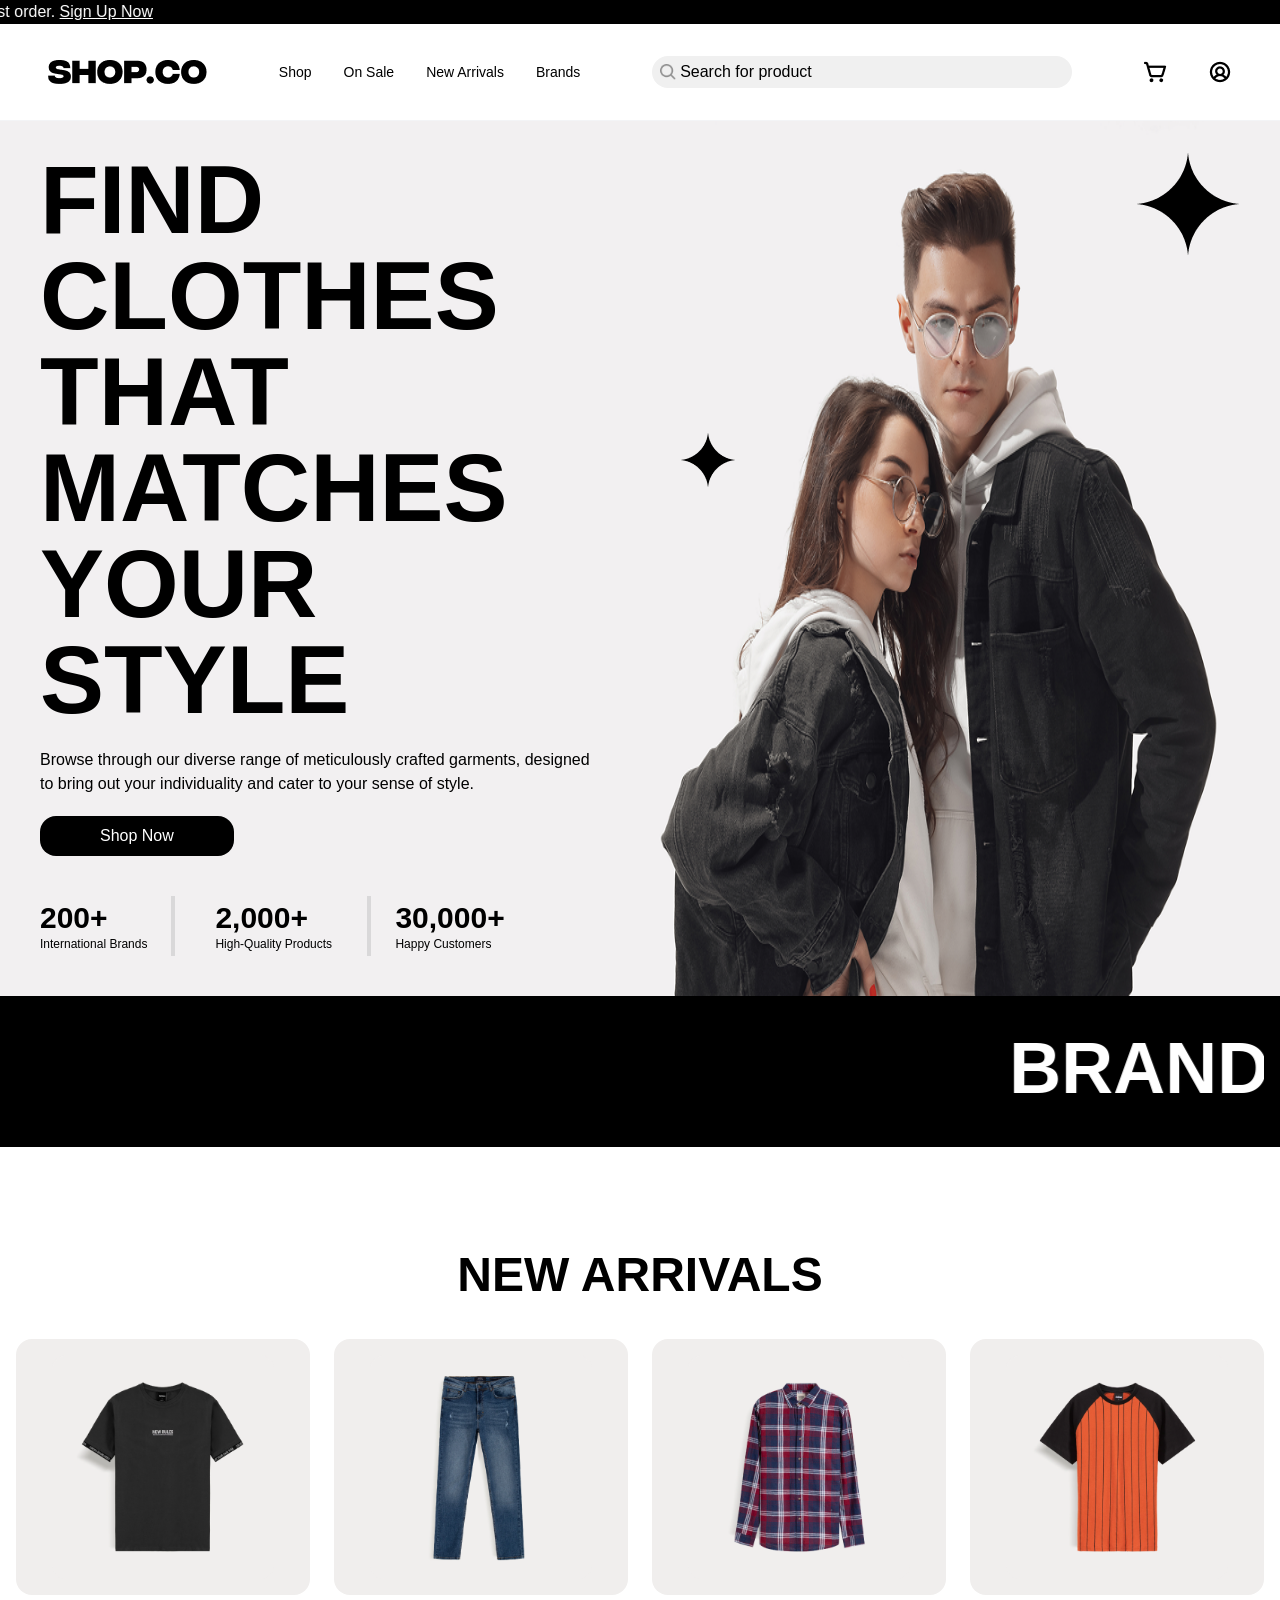
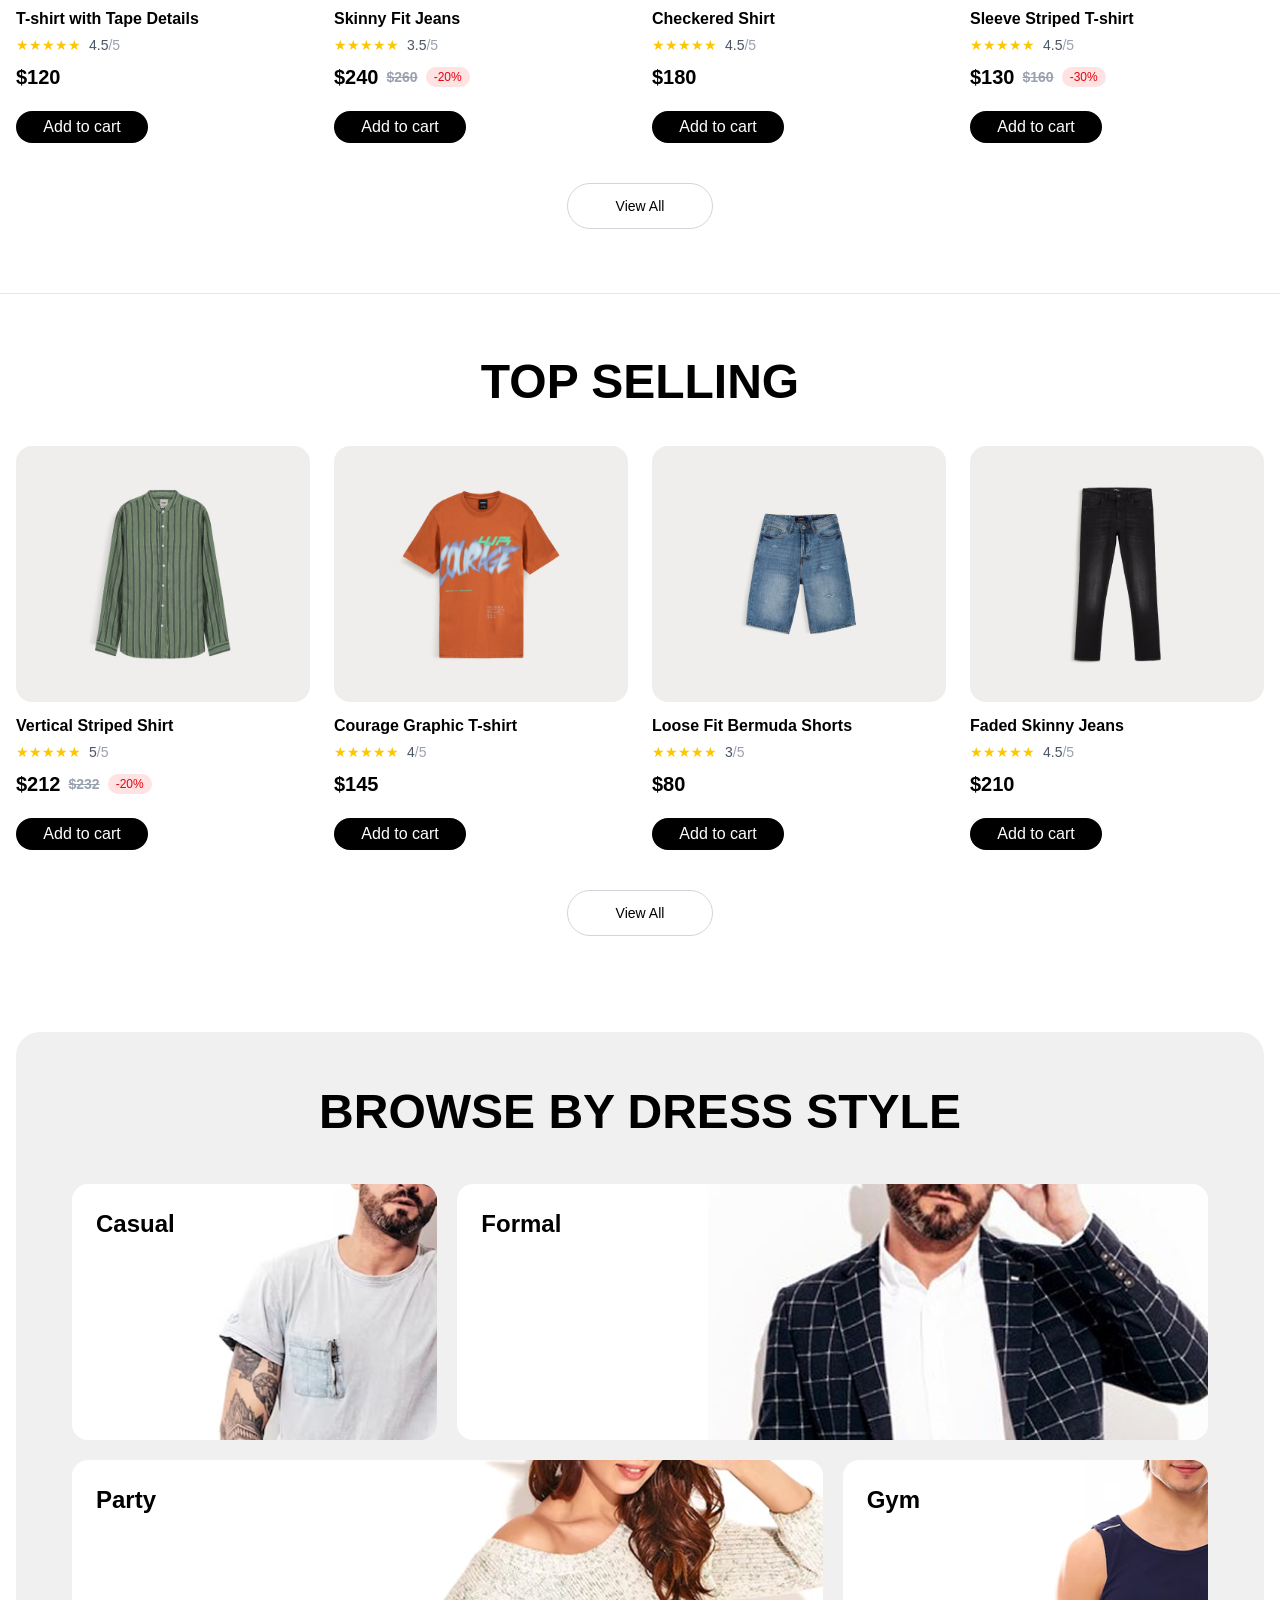
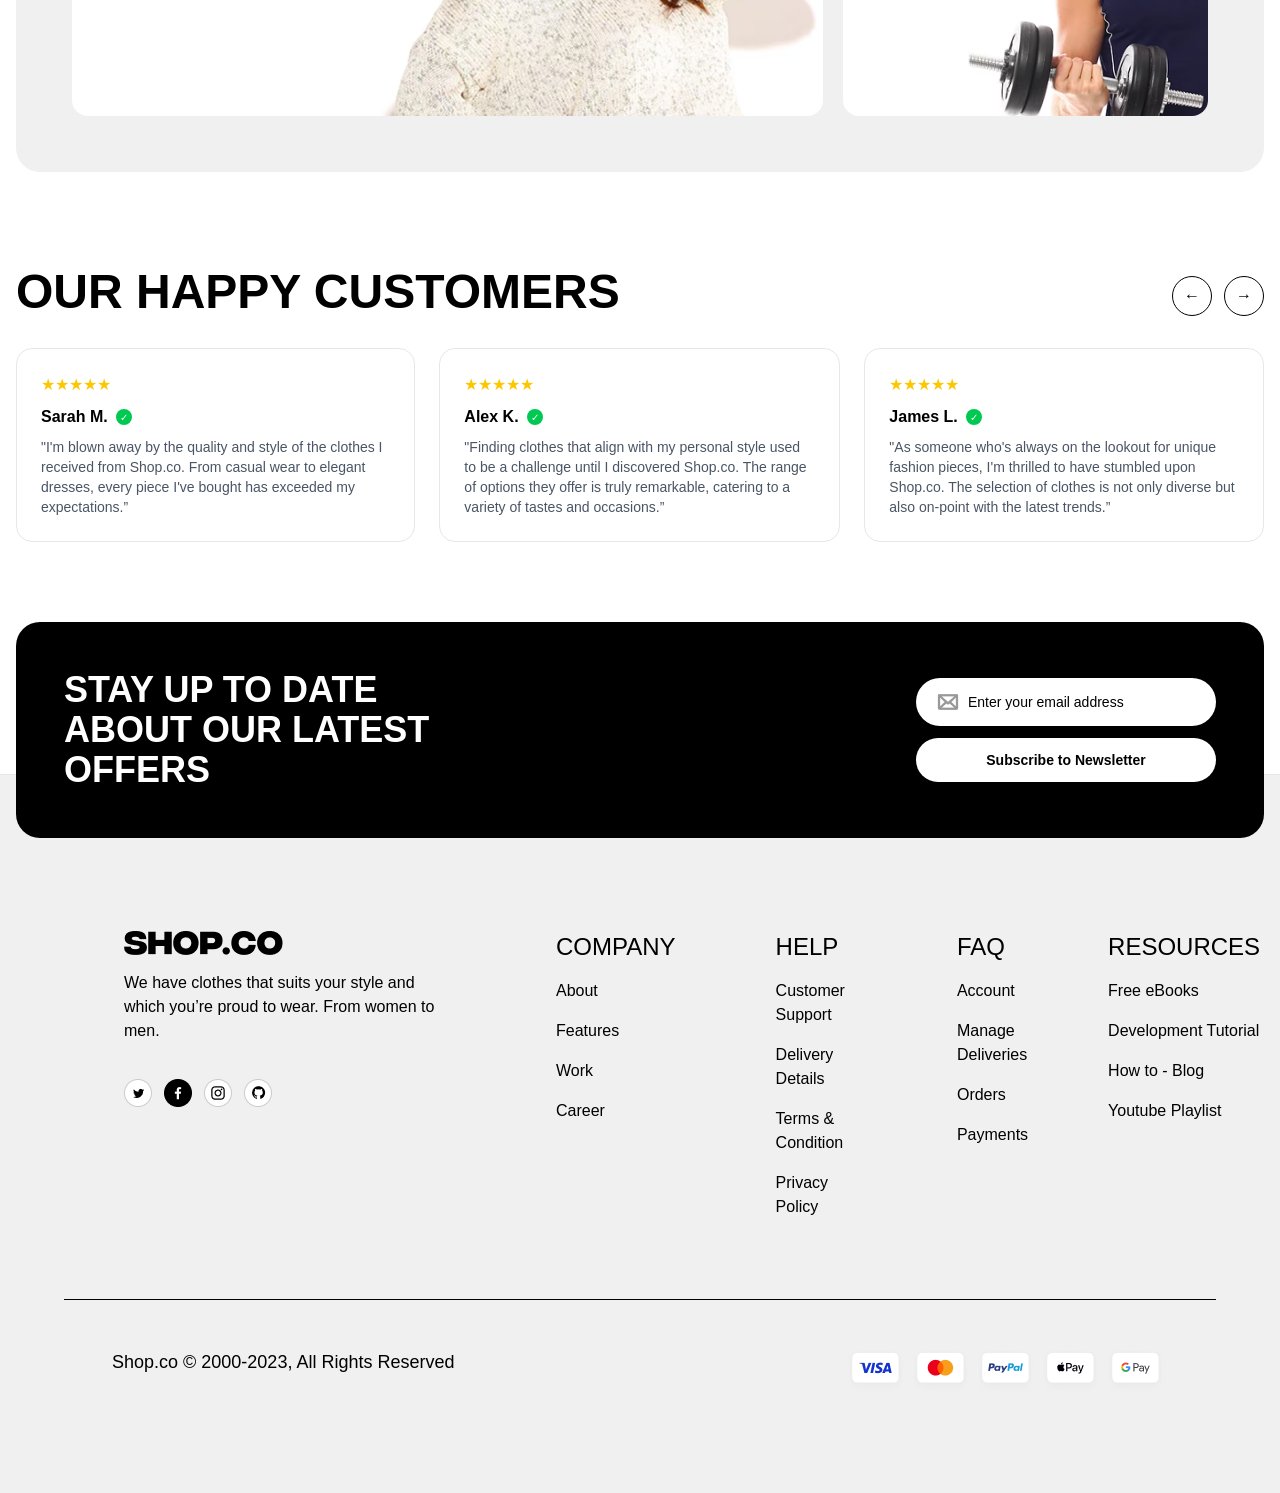
<file: src/index.html>
<!doctype html>
<html lang="en">
  <head>
    <meta charset="UTF-8" />
    <meta name="viewport" content="width=device-width, initial-scale=1.0" />
    <link rel="stylesheet" href="./output.css" />
    <title>Shop.Co-Home</title>
    <link rel="icon" href="./asset/image/Frame.png" />
  </head>
  <body class="bg-white text-black font-sans antialiased pt-28">
    <!-- Top Announcement Bar -->
    <marquee
      behavior=""
      direction="right"
      speed="12"
      bg="black"
      class="bg-black text-white z-50 top-0 fixed"
    >
      Sign up and get 20% off to your first order.

      <a href="" class="text-white underline">Sign Up Now</a>
    </marquee>

    <!-- Desktop & Main Navbar -->
    <nav
      class="fixed top-6 left-0 w-full z-40 bg-white border-b border-gray-100 px-4 md:px-12 py-8 flex items-center justify-between"
    >
      <div class="flex items-center gap-4">
        <img
          src="./asset/image/Frame (2).png"
          alt="Open Menu"
          class="md:hidden cursor-pointer w-6 h-6"
          id="menu-icon"
        />
        <a href="./index.html"
          ><img
            src="./asset/image/SHOP.CO.png"
            alt="Shop.co Logo"
            class="h-5 md:h-6"
        /></a>
      </div>

      <ul class="hidden md:flex gap-8 items-center text-sm font-medium">
        <li><a href="./shop.html" class="hover:text-gray-600">Shop</a></li>
        <li>
          <a href="./category.html" class="hover:text-gray-600">On Sale</a>
        </li>
        <li>
          <a href="#new-arrivals" class="hover:text-gray-600">New Arrivals</a>
        </li>
        <li><a href="#brands" class="hover:text-gray-600">Brands</a></li>
      </ul>

      <!-- Search Input -->
      <div class="bg-[#F0F0F0] rounded-2xl flex gap-1 px-2 py-1 items-center">
        <img src="./asset/image/Vector.png" alt="" class="w-4 h-4" />

        <input
          type="text"
          id="search-input"
          placeholder="Search for product"
          class="outline-none bg-transparent hidden md:block w-96"
        />
      </div>

      <!-- Action Icons -->
      <div class="flex items-center gap-4 md:gap-10">
        <a href="./cart.html" class="relative">
          <img src="./asset/image/Frame.png" alt="Cart" class="w-6 h-6" />
          <span
            id="cart-count"
            class="absolute -top-2 -right-2 bg-black text-white text-[10px] w-4 h-4 rounded-full flex items-center justify-center font-bold hidden"
            >0</span
          >
        </a>
        <a href="#"
          ><img src="./asset/image/Frame (1).png" alt="Account" class="w-6 h-6"
        /></a>
      </div>
    </nav>

    <!-- Mobile Drawer Navigation -->
    <div id="mobile-nav" class="fixed inset-0 bg-black/50 z-50 hidden">
      <div
        class="bg-white w-[80%] max-w-sm h-full p-6 flex flex-col justify-between relative"
      >
        <button
          id="cancel-icon"
          class="absolute right-5 top-12 text-xl font-bold"
        >
          ✕
        </button>

        <div class="mt-8 flex flex-col gap-6">
          <img src="./asset/image/SHOP.CO.png" alt="Logo" class="w-32 mb-4" />
          <ul class="flex flex-col gap-4 text-lg font-semibold">
            <li><a href="./index.html">Home</a></li>
            <li><a href="./shop.html">Shop</a></li>
            <li><a href="./category.html">On Sale</a></li>
            <li><a href="#new-arrivals">New Arrivals</a></li>
            <li><a href="#brands">Brands</a></li>
          </ul>
        </div>

        <div class="flex flex-col gap-3">
          <a
            href="./cart.html"
            class="bg-black text-white text-center py-3 rounded-full font-medium"
            >View Cart</a
          >
          <button
            class="bg-black text-white cursor-pointer hover:bg-gray-950 font-semibold py-3 w-full rounded-full"
          >
            Account
          </button>
        </div>
      </div>
    </div>

    <!-- Hero Section -->
    <section class="flex flex-col w-full md:flex-row bg-[#F2F0F1] relative">
      <div class="md:w-[50%] w-full p-10">
        <h1 class="text-4xl md:text-8xl font-bold">
          FIND CLOTHES THAT MATCHES YOUR STYLE
        </h1>

        <p class="my-5 text-black">
          Browse through our diverse range of meticulously crafted garments,
          designed to bring out your individuality and cater to your sense of
          style.
        </p>

        <div>
          <button
            class="text-white bg-black py-2 md:px-15 w-full md:w-auto rounded-2xl"
          >
            Shop Now
          </button>
        </div>

        <div class="flex flex-col md:flex-row lg:items-center items-center">
          <div class="flex items-center">
            <div class="mt-10">
              <h1 class="text-3xl font-bold">200+</h1>

              <p class="text-xs">International Brands</p>
            </div>

            <div class="w-1 h-15 mt-10 ml-6 bg-[#0000001A]"></div>

            <div class="w-10 h-1"></div>

            <div class="mt-10">
              <h1 class="text-3xl font-bold">2,000+</h1>

              <p class="text-xs w-32">High-Quality Products</p>
            </div>

            <div
              class="w-1 h-15 mt-10 ml-6 bg-[#0000001A] hidden md:block mr-6"
            ></div>
          </div>

          <div class="mt-5 md:mt-10">
            <h1 class="text-3xl font-bold">30,000+</h1>

            <p class="text-xs w-32">Happy Customers</p>
          </div>
        </div>
      </div>

      <div class="md:w-[50%] w-full relative md:relative">
        <img
          src="./asset/image/Rectangle 2.png"
          alt=""
          class="h-full object-bottom"
        />

        <div>
          <img
            src="./asset/image/Vector (2).png"
            alt=""
            class="absolute top-0 right-0 md:top-10 md:right-10"
          />

          <img
            src="./asset/image/Vector-1.png"
            alt=""
            class="absolute top-40 md:left-10 md:top-80"
          />
        </div>
      </div>
    </section>

    <!-- BRAND SECTION -->

    <div
      class="relative bg-black p-4 top-0"
      style="scroll-margin-top: 200px"
      id="brands"
    >
      <marquee behavior="" direction="" speed="12" scrollamount="10">
        <div class="flex gap-15 py-5">
          <div class="text-white font-bold text-5xl md:text-7xl">BRANDS:</div>

          <img src="./asset/image/Vector (1).png" alt="" />

          <img src="./asset/image/zara-logo-1 1.png" alt="" />

          <img src="./asset/image/gucci-logo-1 1.png" alt="" />

          <img src="./asset/image/prada-logo-1 1.png" alt="" />

          <img src="./asset/image/Group.png" alt="" />
        </div>
      </marquee>
    </div>

    <!-- New Arrivals -->
    <section class="max-w-7xl mx-auto px-4 py-16 md:mt-10">
      <h2 class="text-3xl md:text-5xl font-black text-center mb-10">
        NEW ARRIVALS
      </h2>
      <div
        id="new-arrivals"
        class="grid grid-cols-2 md:grid-cols-4 gap-4 md:gap-6"
        style="scroll-margin-top: 200px"
      ></div>
      <div class="text-center mt-10">
        <a
          href="./category.html"
          class="inline-block border border-gray-300 px-12 py-3 rounded-full hover:bg-black hover:text-white transition font-medium text-sm"
          >View All</a
        >
      </div>
    </section>

    <hr class="max-w-7xl mx-auto border-gray-200" />

    <!-- Top Sellings -->
    <section class="max-w-7xl mx-auto px-4 py-16">
      <h2 class="text-3xl md:text-5xl font-black text-center mb-10">
        TOP SELLING
      </h2>
      <div
        id="top-sellings"
        class="grid grid-cols-2 md:grid-cols-4 gap-4 md:gap-6"
      ></div>
      <div class="text-center mt-10">
        <a
          href="./shop.html"
          class="inline-block border border-gray-300 px-12 py-3 rounded-full hover:bg-black hover:text-white transition font-medium text-sm"
          >View All</a
        >
      </div>
    </section>

    <!-- Browse By Dress Style Section -->
    <section class="max-w-7xl mx-auto px-4 py-8">
      <div class="bg-[#F0F0F0] rounded-3xl p-6 md:p-14">
        <h2 class="text-3xl md:text-5xl font-black text-center mb-8 md:mb-12">
          BROWSE BY DRESS STYLE
        </h2>

        <div class="grid grid-cols-1 md:grid-cols-3 gap-5">
          <!-- Casual (1 Col) -->
          <a
            href="./category.html?style=casual"
            class="md:col-span-1 bg-white rounded-2xl p-6 h-48 md:h-64 relative overflow-hidden group"
          >
            <span class="text-2xl font-bold relative z-10">Casual</span>
            <img
              src="./asset/image 11.png"
              alt="Casual"
              class="absolute right-0 top-0 h-full w-2/3 object-cover object-left group-hover:scale-105 transition duration-300"
            />
          </a>
          <!-- Formal (2 Cols) -->
          <a
            href="./category.html?style=formal"
            class="md:col-span-2 bg-white rounded-2xl p-6 h-48 md:h-64 relative overflow-hidden group"
          >
            <span class="text-2xl font-bold relative z-10">Formal</span>
            <img
              src="./asset/image 13.png"
              alt="Formal"
              class="absolute right-0 top-0 h-full w-2/3 object-cover object-left group-hover:scale-105 transition duration-300"
            />
          </a>
          <!-- Party (2 Cols) -->
          <a
            href="./category.html?style=party"
            class="md:col-span-2 bg-white rounded-2xl p-6 h-48 md:h-64 relative overflow-hidden group"
          >
            <span class="text-2xl font-bold relative z-10">Party</span>
            <img
              src="./asset/image 12.png"
              alt="Party"
              class="absolute right-0 top-0 h-full w-2/3 object-cover object-left group-hover:scale-105 transition duration-300"
            />
          </a>
          <!-- Gym  -->
          <a
            href="./category.html?style=gym"
            class="md:col-span-1 bg-white rounded-2xl p-6 h-48 md:h-64 relative overflow-hidden group"
          >
            <span class="text-2xl font-bold relative z-10">Gym</span>
            <img
              src="./asset/image 14.png"
              alt="Gym"
              class="absolute right-0 top-0 h-full w-2/3 object-cover object-left group-hover:scale-105 transition duration-300"
            />
          </a>
        </div>
      </div>
    </section>

    <!-- Testimonials -->
    <section class="max-w-7xl mx-auto px-4 py-16">
      <div class="flex justify-between items-end mb-8">
        <h2 class="text-3xl md:text-5xl font-black">OUR HAPPY CUSTOMERS</h2>
        <div class="flex gap-3">
          <button
            id="prevBtn"
            class="w-10 h-10 border rounded-full flex items-center justify-center hover:bg-black hover:text-white transition"
          >
            ←
          </button>
          <button
            id="nextBtn"
            class="w-10 h-10 border rounded-full flex items-center justify-center hover:bg-black hover:text-white transition"
          >
            →
          </button>
        </div>
      </div>

      <div
        id="testimonialContainer"
        class="flex gap-6 overflow-x-auto scroll-smooth snap-x no-scrollbar pb-4"
      >
        <div
          class="min-w-[85%] md:min-w-[32%] snap-start border border-gray-200 rounded-2xl p-6 flex flex-col justify-between"
        >
          <div class="text-yellow-400 mb-2">★★★★★</div>
          <div class="flex items-center gap-2 mb-2">
            <h4 class="font-bold">Sarah M.</h4>
            <span
              class="bg-green-500 text-white rounded-full text-[10px] w-4 h-4 flex items-center justify-center"
              >✓</span
            >
          </div>
          <p class="text-sm text-gray-600">
            "I'm blown away by the quality and style of the clothes I received
            from Shop.co. From casual wear to elegant dresses, every piece I've
            bought has exceeded my expectations.”
          </p>
        </div>

        <div
          class="min-w-[85%] md:min-w-[32%] snap-start border border-gray-200 rounded-2xl p-6 flex flex-col justify-between"
        >
          <div class="text-yellow-400 mb-2">★★★★★</div>
          <div class="flex items-center gap-2 mb-2">
            <h4 class="font-bold">Alex K.</h4>
            <span
              class="bg-green-500 text-white rounded-full text-[10px] w-4 h-4 flex items-center justify-center"
              >✓</span
            >
          </div>
          <p class="text-sm text-gray-600">
            "Finding clothes that align with my personal style used to be a
            challenge until I discovered Shop.co. The range of options they
            offer is truly remarkable, catering to a variety of tastes and
            occasions.”
          </p>
        </div>

        <div
          class="min-w-[85%] md:min-w-[32%] snap-start border border-gray-200 rounded-2xl p-6 flex flex-col justify-between"
        >
          <div class="text-yellow-400 mb-2">★★★★★</div>
          <div class="flex items-center gap-2 mb-2">
            <h4 class="font-bold">James L.</h4>
            <span
              class="bg-green-500 text-white rounded-full text-[10px] w-4 h-4 flex items-center justify-center"
              >✓</span
            >
          </div>
          <p class="text-sm text-gray-600">
            "As someone who's always on the lookout for unique fashion pieces,
            I'm thrilled to have stumbled upon Shop.co. The selection of clothes
            is not only diverse but also on-point with the latest trends.”
          </p>
        </div>
      </div>
    </section>

    <!-- Newsletter -->
    <section class="max-w-7xl mx-auto px-4 -mb-16 relative z-10">
      <div
        class="bg-black text-white rounded-3xl p-8 md:p-12 flex flex-col md:flex-row justify-between items-center gap-6"
      >
        <h2 class="text-3xl md:text-4xl font-black max-w-md">
          STAY UP TO DATE ABOUT OUR LATEST OFFERS
        </h2>
        <form class="w-full md:w-auto flex flex-col gap-3 min-w-[300px]">
          <div class="flex gap-2 bg-white text-black px-5 py-3 rounded-full">
            <img src="./asset/Frame (3).png" alt="" />
            <input
              type="email"
              placeholder="Enter your email address"
              class="text-black outline-none text-sm"
            />
          </div>
          <button
            class="bg-white text-black font-semibold py-3 rounded-full hover:bg-gray-200 transition text-sm"
          >
            Subscribe to Newsletter
          </button>
        </form>
      </div>
    </section>

    <!-- Footer -->
    <footer
      class="bg-[#F0F0F0] pt-24 pb-12 px- md:px-16 border-t border-gray-200"
    >
      <section class="bg-[#F0F0F0]">
        <div
          class="md:flex md:flex-row flex flex-col md:gap-28 gap-15 p-5 md:p-15"
        >
          <div class="">
            <img src="./asset/image/SHOP.CO.png" alt="" />

            <p class="mt-4 w-80 mb-9">
              We have clothes that suits your style and which you’re proud to
              wear. From women to men.
            </p>

            <div class="flex gap-3 md:mt-8 mt-4">
              <a href="https://x.com">
                <img src="./asset/1.png" alt="" />
              </a>

              <a href="https://www.facebook.com">
                <img src="./asset/2.png" alt="" />
              </a>

              <a href="https://www.instagram.com/?hl=en">
                <img src="./asset/3.png" alt="" />
              </a>

              <a href="https://github.com/adegbolaadeyemi">
                <img src="./asset/4.png" alt="" />
              </a>
            </div>
          </div>

          <div class="flex gap-20 md:gap-25">
            <!-- COMPANY -->

            <div class="flex-col flex gap-4">
              <h1 class="font-light text-2xl text-black">COMPANY</h1>

              <a href="">About</a>

              <a href="">Features</a>

              <a href="">Work</a>

              <a href="">Career</a>
            </div>

            <!-- HELP -->

            <div class="flex-col flex gap-4">
              <h1 class="font-light text-2xl text-black">HELP</h1>

              <a href="">Customer Support</a>

              <a href="">Delivery Details</a>

              <a href="">Terms & Condition</a>

              <a href="">Privacy Policy</a>
            </div>
          </div>

          <div class="flex gap-15 md:gap-20">
            <!-- FAQ  -->

            <div class="flex-col flex gap-4">
              <h1 class="font-light text-2xl text-black">FAQ</h1>

              <a href="">Account</a>

              <a href="">Manage Deliveries</a>

              <a href="">Orders</a>

              <a href="">Payments</a>
            </div>

            <!-- RESOURCES -->

            <div class="flex-col flex gap-4">
              <h1 class="font-light text-2xl text-black">RESOURCES</h1>

              <a href="">Free eBooks</a>

              <a href="">Development Tutorial</a>

              <a href="">How to - Blog</a>

              <a href="">Youtube Playlist</a>
            </div>
          </div>
        </div>

        <hr class="mt-5" />

        <div
          class="flex flex-col md:flex md:flex-row gap-4 mb-0 md:justify-between p-8 md:p-12"
        >
          <h3 class="font-light text-lg">
            Shop.co © 2000-2023, All Rights Reserved
          </h3>

          <div class="flex">
            <a href="https://www.visa.com/en-us/personal/cards">
              <img src="./asset/Badge.png" alt="" />
            </a>

            <a href="https://www.mastercard.com/mea/en.html">
              <img src="./asset/Badge (1).png" alt="" />
            </a>

            <a href="https://www.paypal.com/ng/home">
              <img src="./asset/Badge (2).png" alt="" />
            </a>

            <a href="https://www.apple.com/apple-pay/">
              <img src="./asset/Badge (3).png" alt="" />
            </a>

            <a href="https://pay.google.com">
              <img src="./asset/Badge (4).png" alt="" />
            </a>
          </div>
        </div>
      </section>
    </footer>

    <script src="script.js"></script>
    <script src="shop.js"></script>
    <script src="category.js"></script>
    <script src="cart.js"></script>
  </body>
</html>
</file>
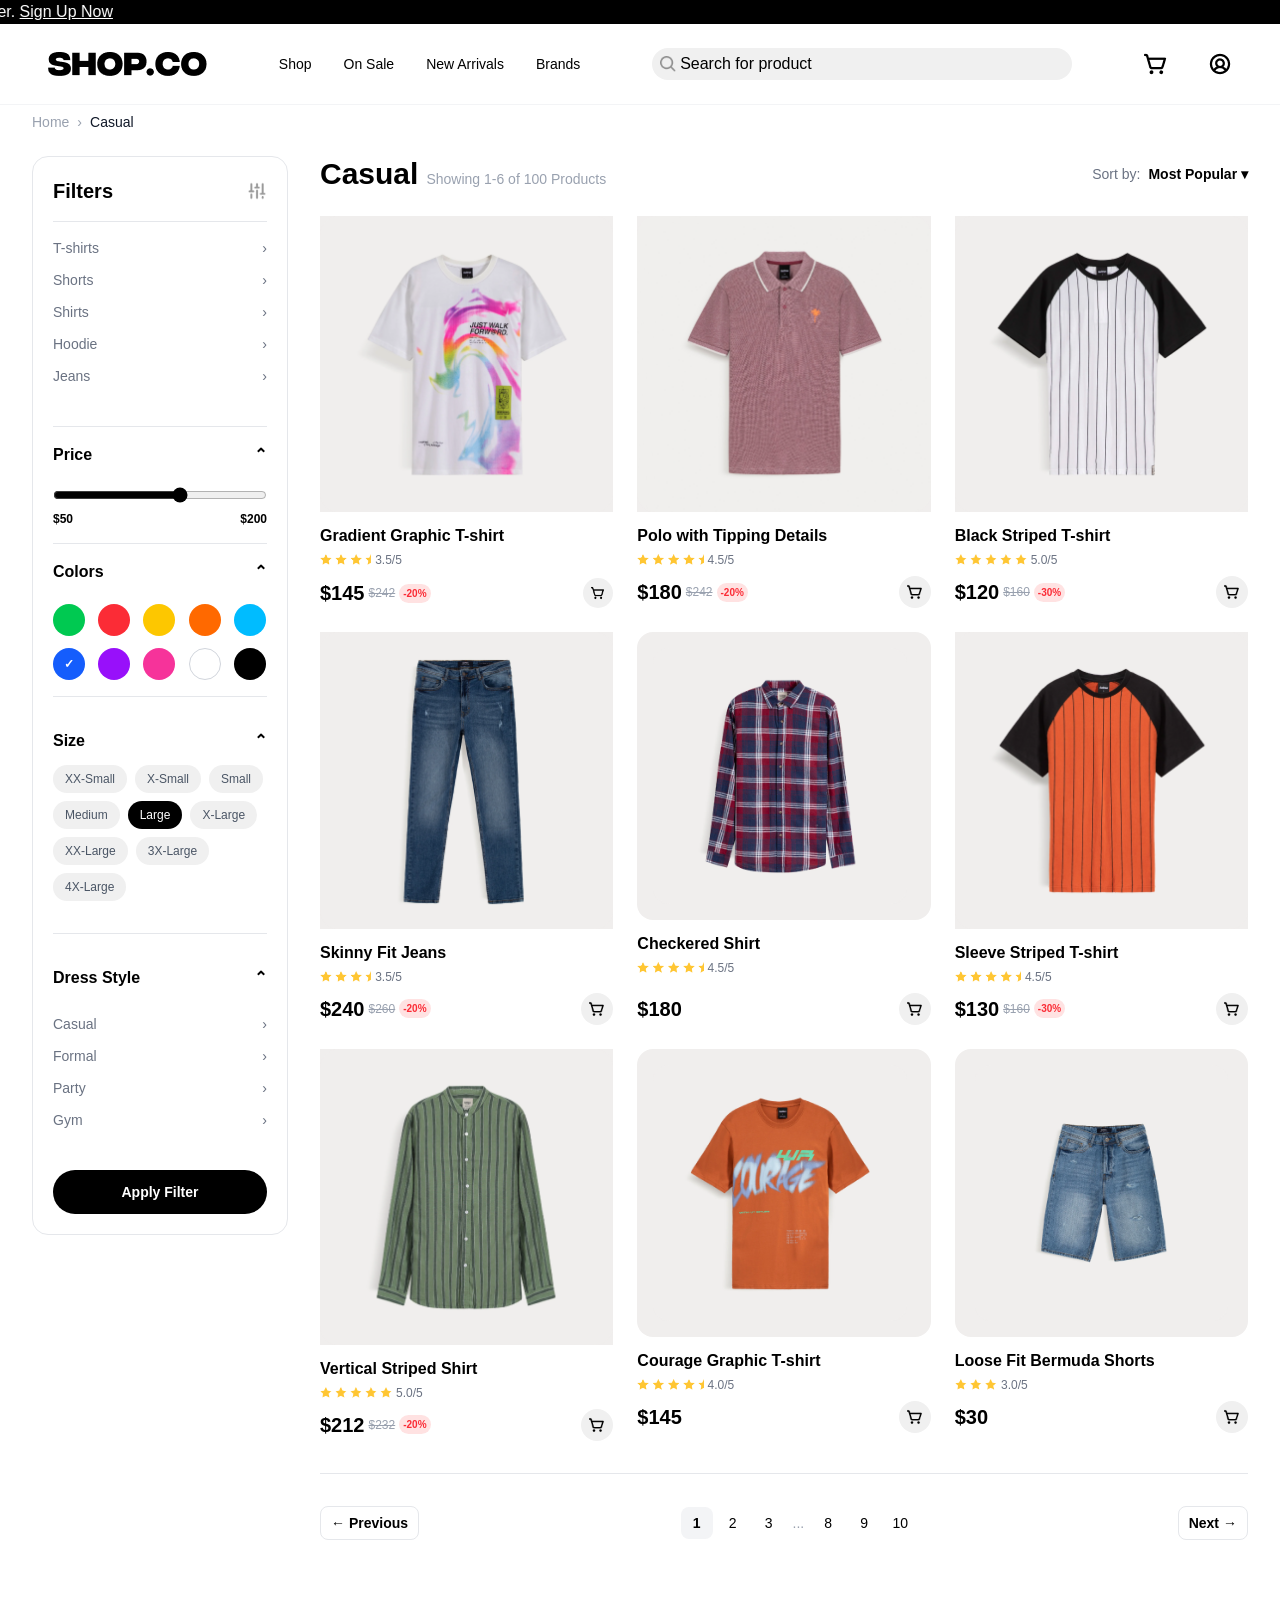
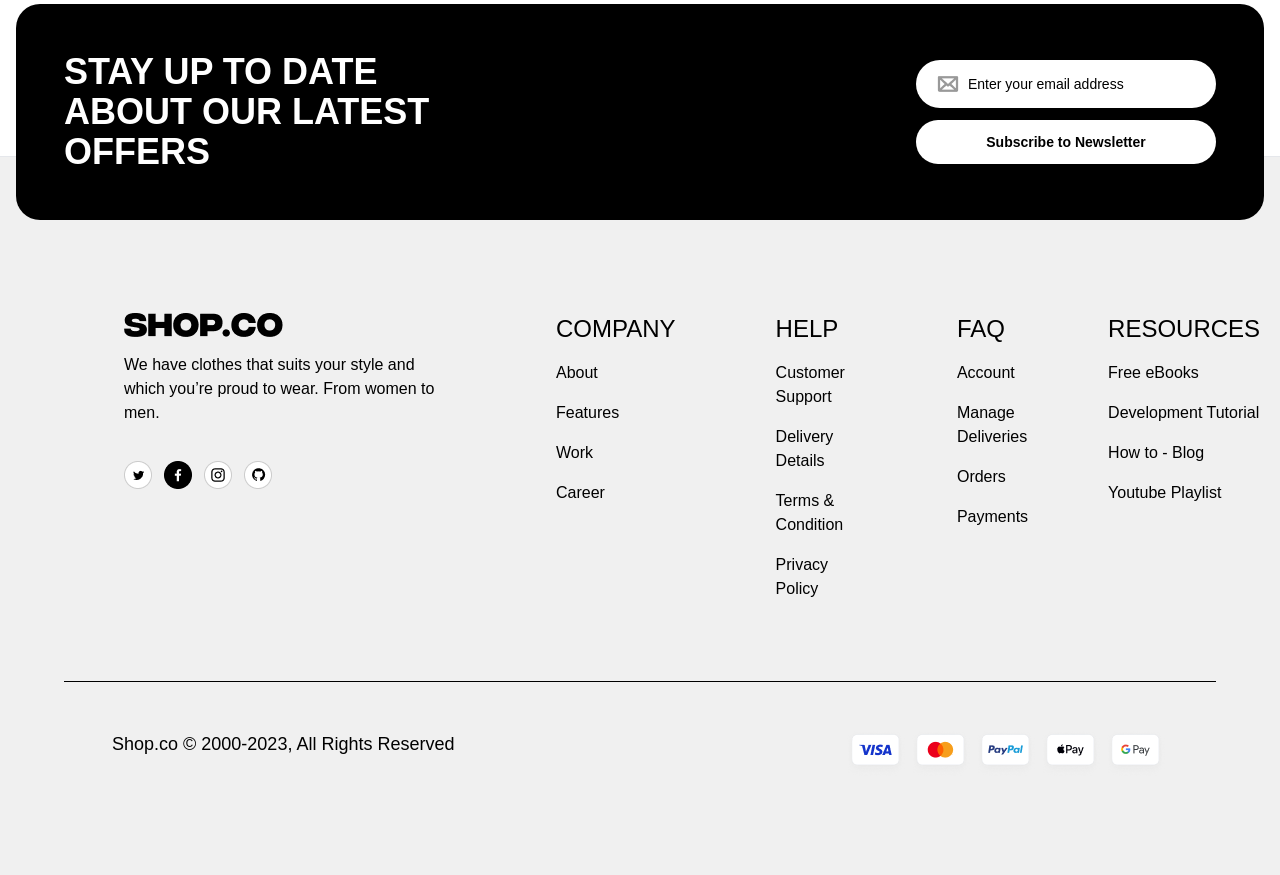
<file: src/category.html>
<!doctype html>
<html lang="en">
  <head>
    <meta charset="UTF-8" />
    <meta name="viewport" content="width=device-width, initial-scale=1.0" />
    <title>Shop.Co</title>
    <link href="./output.css" rel="stylesheet" />
    <link rel="stylesheet" href="./index.html" />
    <link rel="icon" href="./asset/image/Frame.png" />
  </head>
  <body class="bg-white text-black min-h-screen font-sans">
    <!-- PROMO BANNER -->
    <marquee
      behavior=""
      direction="right"
      speed="12"
      bg="black"
      class="bg-black text-white z-50 top-0 fixed"
    >
      Sign up and get 20% off to your first order.

      <a href="" class="text-white underline">Sign Up Now</a>
    </marquee>

    <!-- Desktop & Main Navbar -->
    <nav
      class="fixed top-6 left-0 w-full z-40 bg-white border-b border-gray-100 px-4 md:px-12 py-6 flex items-center justify-between"
    >
      <div class="flex items-center gap-4">
        <img
          src="./asset/image/Frame (2).png"
          alt="Open Menu"
          class="md:hidden cursor-pointer w-6 h-6"
          id="menu-icon"
        />
        <a href="./index.html"
          ><img
            src="./asset/image/SHOP.CO.png"
            alt="Shop.co Logo"
            class="h-5 md:h-6"
        /></a>
      </div>

      <ul class="hidden md:flex gap-8 items-center text-sm font-medium">
        <li><a href="./shop.html" class="hover:text-gray-600">Shop</a></li>
        <li>
          <a href="./category.html" class="hover:text-gray-600">On Sale</a>
        </li>
        <li>
          <a href="./index.html" class="hover:text-gray-600">New Arrivals</a>
        </li>
        <li><a href="./index.html" class="hover:text-gray-600">Brands</a></li>
      </ul>

      <!-- Search Input -->
      <div class="bg-[#F0F0F0] rounded-2xl flex gap-1 px-2 py-1 items-center">
        <img src="./asset/image/Vector.png" alt="" class="w-4 h-4" />

        <input
          type="text"
          id="search-input"
          placeholder="Search for product"
          class="outline-none bg-transparent hidden md:block w-96"
        />
      </div>

      <!-- Action Icons -->
      <div class="flex items-center gap-4 md:gap-10">
        <a href="./cart.html" class="relative">
          <img src="./asset/image/Frame.png" alt="Cart" class="w-6 h-6" />
          <span
            id="cart-count"
            class="absolute -top-2 -right-2 bg-black text-white text-[10px] w-4 h-4 rounded-full flex items-center justify-center font-bold hidden"
            >0</span
          >
        </a>
        <a href="#"
          ><img src="./asset/image/Frame (1).png" alt="Account" class="w-6 h-6"
        /></a>
      </div>
    </nav>

    <!-- Mobile Navigation -->
    <div id="mobile-nav" class="fixed inset-0 bg-black/50 z-50 hidden">
      <div
        class="bg-white w-[80%] max-w-sm h-full p-6 flex flex-col justify-between relative"
      >
        <button
          id="cancel-icon"
          class="absolute right-5 top-12 text-xl font-bold"
        >
          ✕
        </button>

        <div class="mt-8 flex flex-col gap-6">
          <img src="./asset/image/SHOP.CO.png" alt="Logo" class="w-32 mb-4" />
          <ul class="flex flex-col gap-4 text-lg font-semibold">
            <li><a href="./index.html">Home</a></li>
            <li><a href="./shop.html">Shop</a></li>
            <li><a href="./category.html">On Sale</a></li>
            <li><a href="./index.html">New Arrivals</a></li>
            <li><a href="./index.html">Brands</a></li>
          </ul>
        </div>

        <div class="flex flex-col gap-3">
          <a
            href="./cart.html"
            class="bg-black text-white text-center py-3 rounded-full font-medium"
            >View Cart</a
          >
          <button
            class="bg-black text-white cursor-pointer hover:bg-gray-950 font-semibold py-3 w-full rounded-full"
          >
            Account
          </button>
        </div>
      </div>
    </div>

    <!-- MAIN PAGE CONTENT -->
    <main class="mx-auto max-w-7xl px-4 md:px-8 mt-28 mb-16">
      <!-- BREADCRUMB -->
      <div class="mb-6 flex items-center gap-2 text-sm text-gray-400">
        <a href="./index.html" class="hover:text-black">Home</a>
        <span>›</span>
        <span class="text-gray-900 font-medium">Casual</span>
      </div>

      <div class="flex gap-8">
        <!-- DESKTOP FILTERS SIDEBAR -->
        <aside
          class="hidden md:block w-64 shrink-0 rounded-2xl border border-gray-200 p-5 h-full"
        >
          <div class="mb-4 flex items-center justify-between">
            <h2 class="text-xl font-bold">Filters</h2>
            <img
              src="./asset/Frame (4).png"
              alt="Filter Icon"
              class="w-5 h-5"
            />
          </div>
          <hr class="border-gray-200 mb-4" />

          <!-- Categories -->
          <div
            class="space-y-3 text-sm text-gray-500 pb-10 border-b border-gray-200"
          >
            <a
              href=""
              class="flex justify-between items-center hover:text-black"
              ><span>T-shirts</span><span>›</span></a
            >
            <a
              href="#"
              class="flex justify-between items-center hover:text-black"
              ><span>Shorts</span><span>›</span></a
            >
            <a
              href="#"
              class="flex justify-between items-center hover:text-black"
              ><span>Shirts</span><span>›</span></a
            >
            <a
              href="#"
              class="flex justify-between items-center hover:text-black"
              ><span>Hoodie</span><span>›</span></a
            >
            <a
              href="#"
              class="flex justify-between items-center hover:text-black"
              ><span>Jeans</span><span>›</span></a
            >
          </div>

          <!-- Price Range Slider -->
          <div class="py-4 border-b border-gray-200">
            <div class="mb-3 flex justify-between font-bold text-base">
              <span>Price</span>
              <span>⌃</span>
            </div>
            <input
              type="range"
              min="50"
              max="300"
              value="200"
              class="price-range w-full accent-black cursor-pointer my-2"
            />
            <div class="flex justify-between text-xs font-bold">
              <span>$50</span>
              <span class="price-val">$200</span>
            </div>
          </div>

          <!-- Colors -->
          <div class="py-4 border-b border-gray-200">
            <div class="mb-5 flex justify-between font-bold text-base">
              <span>Colors</span>
              <span>⌃</span>
            </div>
            <div class="grid grid-cols-5 gap-3">
              <button
                onclick="selectColor(this)"
                class="color-btn w-8 h-8 rounded-full bg-green-500 flex items-center justify-center"
              ></button>
              <button
                onclick="selectColor(this)"
                class="color-btn w-8 h-8 rounded-full bg-red-500 flex items-center justify-center"
              ></button>
              <button
                onclick="selectColor(this)"
                class="color-btn w-8 h-8 rounded-full bg-yellow-400 flex items-center justify-center"
              ></button>
              <button
                onclick="selectColor(this)"
                class="color-btn w-8 h-8 rounded-full bg-orange-500 flex items-center justify-center"
              ></button>
              <button
                onclick="selectColor(this)"
                class="color-btn w-8 h-8 rounded-full bg-sky-400 flex items-center justify-center"
              ></button>
              <button
                onclick="selectColor(this)"
                class="color-btn w-8 h-8 rounded-full bg-blue-600 flex items-center justify-center"
              >
                <span class="text-white text-xs font-bold">✓</span>
              </button>
              <button
                onclick="selectColor(this)"
                class="color-btn w-8 h-8 rounded-full bg-purple-600 flex items-center justify-center"
              ></button>
              <button
                onclick="selectColor(this)"
                class="color-btn w-8 h-8 rounded-full bg-pink-500 flex items-center justify-center"
              ></button>
              <button
                onclick="selectColor(this)"
                class="color-btn w-8 h-8 rounded-full bg-white border border-gray-300 flex items-center justify-center"
              ></button>
              <button
                onclick="selectColor(this)"
                class="color-btn w-8 h-8 rounded-full bg-black flex items-center justify-center"
              ></button>
            </div>
          </div>

          <!-- Sizes -->
          <div class="py-8 border-b border-gray-200">
            <div class="mb-3 flex justify-between font-bold text-base">
              <span>Size</span>
              <span>⌃</span>
            </div>
            <div class="flex flex-wrap gap-2">
              <button
                class="size-btn rounded-full bg-[#F0F0F0] px-3 py-1.5 text-xs text-gray-600"
              >
                XX-Small
              </button>
              <button
                class="size-btn rounded-full bg-[#F0F0F0] px-3 py-1.5 text-xs text-gray-600"
              >
                X-Small
              </button>
              <button
                class="size-btn rounded-full bg-[#F0F0F0] px-3 py-1.5 text-xs text-gray-600"
              >
                Small
              </button>
              <button
                class="size-btn rounded-full bg-[#F0F0F0] px-3 py-1.5 text-xs text-gray-600"
              >
                Medium
              </button>
              <button
                class="size-btn rounded-full bg-black text-white px-3 py-1.5 text-xs font-medium"
              >
                Large
              </button>
              <button
                class="size-btn rounded-full bg-[#F0F0F0] px-3 py-1.5 text-xs text-gray-600"
              >
                X-Large
              </button>
              <button
                class="size-btn rounded-full bg-[#F0F0F0] px-3 py-1.5 text-xs text-gray-600"
              >
                XX-Large
              </button>
              <button
                class="size-btn rounded-full bg-[#F0F0F0] px-3 py-1.5 text-xs text-gray-600"
              >
                3X-Large
              </button>
              <button
                class="size-btn rounded-full bg-[#F0F0F0] px-3 py-1.5 text-xs text-gray-600"
              >
                4X-Large
              </button>
            </div>
          </div>

          <!-- Dress Style -->
          <div class="py-8">
            <div class="mb-6 flex justify-between font-bold text-base">
              <span>Dress Style</span>
              <span>⌃</span>
            </div>
            <div class="space-y-3 text-sm text-gray-500">
              <a
                href="#"
                class="flex justify-between items-center hover:text-black"
                ><span>Casual</span><span>›</span></a
              >
              <a
                href=""
                class="flex justify-between items-center hover:text-black"
                ><span>Formal</span><span>›</span></a
              >
              <a
                href=""
                class="flex justify-between items-center hover:text-black"
                ><span>Party</span><span>›</span></a
              >
              <a
                href=""
                class="flex justify-between items-center hover:text-black"
                ><span>Gym</span><span>›</span></a
              >
            </div>
          </div>

          <button
            class="w-full mt-2 rounded-full bg-black py-3 text-sm font-semibold text-white hover:bg-gray-800 transition"
          >
            Apply Filter
          </button>
        </aside>

        <!-- MOBILE FILTER OVERLAY -->
        <aside
          id="mobile-sidebar"
          class="fixed inset-0 bg-white z-50 p-6 overflow-y-auto hidden flex-col"
        >
          <div class="flex justify-between items-center mb-4">
            <h2 class="font-bold text-2xl">Filters</h2>
            <button
              id="clear-icon"
              class="text-2xl font-bold text-gray-700 cursor-pointer"
            >
              &times;
            </button>
          </div>
          <hr class="border-gray-200 mb-4" />

          <!-- Mobile Categories -->
          <div
            class="space-y-4 text-base text-gray-500 pb-5 border-b border-gray-200"
          >
            <a href="#" class="flex justify-between"
              ><span>T-shirts</span><span>›</span></a
            >
            <a href="#" class="flex justify-between"
              ><span>Shorts</span><span>›</span></a
            >
            <a href="#" class="flex justify-between"
              ><span>Shirts</span><span>›</span></a
            >
            <a href="#" class="flex justify-between"
              ><span>Hoodie</span><span>›</span></a
            >
            <a href="#" class="flex justify-between"
              ><span>Jeans</span><span>›</span></a
            >
          </div>

          <!-- Mobile Price Slider -->
          <div class="py-5 border-b border-gray-200">
            <div class="mb-3 flex justify-between font-bold">
              <span>Price</span>
              <span>⌃</span>
            </div>
            <input
              type="range"
              min="50"
              max="300"
              value="200"
              class="price-range w-full accent-black cursor-pointer my-2"
            />
            <div class="flex justify-between text-xs font-bold">
              <span>$50</span>
              <span class="price-val">$200</span>
            </div>
          </div>

          <!-- Mobile Colors -->
          <div class="py-5 border-b border-gray-200">
            <h3 class="font-bold mb-3">Colors</h3>
            <div class="grid grid-cols-5 gap-3">
              <button
                onclick="selectColor(this)"
                class="color-btn w-9 h-9 rounded-full bg-green-500 flex items-center justify-center"
              ></button>
              <button
                onclick="selectColor(this)"
                class="color-btn w-9 h-9 rounded-full bg-red-500 flex items-center justify-center"
              ></button>
              <button
                onclick="selectColor(this)"
                class="color-btn w-9 h-9 rounded-full bg-yellow-400 flex items-center justify-center"
              ></button>
              <button
                onclick="selectColor(this)"
                class="color-btn w-9 h-9 rounded-full bg-orange-500 flex items-center justify-center"
              ></button>
              <button
                onclick="selectColor(this)"
                class="color-btn w-9 h-9 rounded-full bg-sky-400 flex items-center justify-center"
              ></button>
              <button
                onclick="selectColor(this)"
                class="color-btn w-9 h-9 rounded-full bg-blue-600 flex items-center justify-center"
              >
                <span class="text-white text-xs font-bold">✓</span>
              </button>
              <button
                onclick="selectColor(this)"
                class="color-btn w-9 h-9 rounded-full bg-purple-600 flex items-center justify-center"
              ></button>
              <button
                onclick="selectColor(this)"
                class="color-btn w-9 h-9 rounded-full bg-pink-500 flex items-center justify-center"
              ></button>
              <button
                onclick="selectColor(this)"
                class="color-btn w-9 h-9 rounded-full bg-white border border-gray-300 flex items-center justify-center"
              ></button>
              <button
                onclick="selectColor(this)"
                class="color-btn w-9 h-9 rounded-full bg-black flex items-center justify-center"
              ></button>
            </div>
          </div>

          <!-- Mobile Sizes -->
          <div class="py-5 border-b border-gray-200">
            <h3 class="font-bold mb-3">Size</h3>
            <div class="flex flex-wrap gap-2">
              <button
                class="size-btn rounded-full bg-[#F0F0F0] px-4 py-2 text-xs"
              >
                XX-Small
              </button>
              <button
                class="size-btn rounded-full bg-[#F0F0F0] px-4 py-2 text-xs"
              >
                X-Small
              </button>
              <button
                class="size-btn rounded-full bg-[#F0F0F0] px-4 py-2 text-xs"
              >
                Small
              </button>
              <button
                class="size-btn rounded-full bg-[#F0F0F0] px-4 py-2 text-xs"
              >
                Medium
              </button>
              <button
                class="size-btn rounded-full bg-black text-white px-4 py-2 text-xs"
              >
                Large
              </button>
              <button
                class="size-btn rounded-full bg-[#F0F0F0] px-4 py-2 text-xs"
              >
                X-Large
              </button>
              <button
                class="size-btn rounded-full bg-[#F0F0F0] px-4 py-2 text-xs"
              >
                XX-Large
              </button>
              <button
                class="size-btn rounded-full bg-[#F0F0F0] px-4 py-2 text-xs"
              >
                3X-Large
              </button>
              <button
                class="size-btn rounded-full bg-[#F0F0F0] px-4 py-2 text-xs"
              >
                4X-Large
              </button>
            </div>
          </div>

          <!-- Mobile Dress Style -->
          <div class="py-5">
            <h3 class="font-bold mb-3">Dress Style</h3>
            <div class="space-y-3 text-base text-gray-500">
              <a href="#" class="flex justify-between"
                ><span>Casual</span><span>›</span></a
              >
              <a href="#" class="flex justify-between"
                ><span>Formal</span><span>›</span></a
              >
              <a href="#" class="flex justify-between"
                ><span>Party</span><span>›</span></a
              >
              <a href="#" class="flex justify-between"
                ><span>Gym</span><span>›</span></a
              >
            </div>
          </div>

          <button
            id="apply-mobile-filter"
            class="w-full my-6 rounded-full bg-black py-3.5 text-sm font-semibold text-white"
          >
            Apply Filter
          </button>
        </aside>

        <!-- PRODUCTS MAIN SECTION -->
        <section class="min-w-0 flex-1">
          <div class="mb-6 flex items-center justify-between">
            <div class="flex items-baseline gap-2">
              <h1 class="text-2xl md:text-3xl font-black">Casual</h1>
              <span class="text-xs md:text-sm text-gray-400"
                >Showing 1-6 of 100 Products</span
              >
            </div>

            <div class="flex items-center gap-3">
              <div
                class="hidden md:flex items-center gap-2 text-sm text-gray-500"
              >
                <span>Sort by:</span>
                <span
                  class="font-bold text-black flex items-center gap-1 cursor-pointer"
                  >Most Popular ▾</span
                >
              </div>

              <!-- Mobile Filter Trigger -->
              <button
                id="filter-icon"
                class="flex h-9 w-9 items-center justify-center rounded-full bg-[#F0F0F0] md:hidden cursor-pointer"
              >
                <img src="./asset/Frame (4).png" alt="Filter" class="w-5 h-5" />
              </button>
            </div>
          </div>

          <!-- PRODUCTS GRID -->
          <div class="grid grid-cols-2 md:grid-cols-3 gap-4 md:gap-6">
            <!-- Item 1 -->
            <div class="group relative flex flex-col justify-between">
              <div>
                <div
                  class="bg-[#F0EEED] md:group-hover:scale-105 md:transition md:duration-300 duration-300 transition group-hover:scale-105" rounded-2xl p-4 h-44 sm:h-52 md:h-72 flex items-center justify-center overflow-hidden"
                >
                  <img
                    src="./asset/Frame 33(a).png"
                    alt="Gradient Graphic T-shirt"
                    class="h-full object-contain"
                  />
                </div>
                <h3
                  class="mt-3 font-bold text-xs sm:text-sm md:text-base truncate"
                >
                  Gradient Graphic T-shirt
                </h3>
                <div class="flex items-center gap-1 mt-1">
                  <img src="./asset/Frame 10 (7).png" alt="" class="h-3" />
                  <span class="text-gray-500 font-normal text-[10px] md:text-xs"
                    >3.5/5</span
                  >
                </div>
              </div>
              <div class="mt-2 flex items-center justify-between">
                <div class="flex items-center gap-1">
                  <span class="font-bold text-sm sm:text-base md:text-xl"
                    >$145</span
                  >
                  <span
                    class="text-gray-400 line-through text-[10px] md:text-xs"
                    >$242</span
                  >
                  <span
                    class="bg-red-100 text-red-500 text-[9px] md:text-[10px] font-bold px-1 py-0.5 rounded-full"
                    >-20%</span
                  >
                </div>
                <button
                  onclick="
                    addToCart(
                      'Gradient Graphic T-shirt',
                      145,
                      './asset/Frame 33(a).png',
                    )
                  "
                  class="bg-[#F0F0F0] hover:bg-gray-200 hover:text-white p-1.5 md:p-2 rounded-full transition cursor-pointer flex items-center justify-center"
                >
                  <img
                    src="./asset/image/Frame.png"
                    alt="Cart"
                    class="w-3.5 h-3.5"
                  />
                </button>
              </div>
            </div>

            <!-- Item 2 -->
            <div class="group relative flex flex-col justify-between">
              <div>
                <div
                  class="bg-[#F0EEED] md:group-hover:scale-105 md:transition md:duration-300 duration-300 transition group-hover:scale-105" rounded-2xl p-4 h-44 sm:h-52 md:h-72 flex items-center justify-center overflow-hidden"
                >
                  <img
                    src="./asset/Frame 34(a).png"
                    alt="Polo with Tipping Details"
                    class="h-full object-contain"
                  />
                </div>
                <h3
                  class="mt-3 font-bold text-xs sm:text-sm md:text-base truncate"
                >
                  Polo with Tipping Details
                </h3>
                <div class="flex items-center gap-1 mt-1">
                  <img src="./asset/Frame 10 (5).png" alt="" class="h-3" />
                  <span class="text-gray-500 font-normal text-[10px] md:text-xs"
                    >4.5/5</span
                  >
                </div>
              </div>
              <div class="mt-2 flex items-center justify-between">
                <div class="flex items-center gap-1">
                  <span class="font-bold text-sm sm:text-base md:text-xl"
                    >$180</span
                  >
                  <span
                    class="text-gray-400 line-through text-[10px] md:text-xs"
                    >$242</span
                  >
                  <span
                    class="bg-red-100 text-red-500 text-[9px] md:text-[10px] font-bold px-1 py-0.5 rounded-full"
                    >-20%</span
                  >
                </div>
                <button
                  onclick="
                    addToCart(
                      'Polo with Tipping Details',
                      180,
                      './asset/Frame 34.png',
                    )
                  "
                  class="bg-[#F0F0F0] hover:bg-gray-200 hover:text-white p-1.5 md:p-2 rounded-full transition cursor-pointer flex items-center justify-center"
                >
                  <img
                    src="./asset/image/Frame.png"
                    alt="Cart"
                    class="w-3.5 h-3.5 md:w-4 md:h-4"
                  />
                </button>
              </div>
            </div>

            <!-- Item 3 -->
            <div class="group relative flex flex-col justify-between">
              <div>
                <div
                  class="bg-[#F0EEED] md:group-hover:scale-105 md:transition md:duration-300 duration-300 transition group-hover:scale-105" rounded-2xl p-4 h-44 sm:h-52 md:h-72 flex items-center justify-center overflow-hidden"
                >
                  <img
                    src="./asset/Frame 38(a).png"
                    alt="Black Striped T-shirt"
                    class="h-full object-contain"
                  />
                </div>
                <h3
                  class="mt-3 font-bold text-xs sm:text-sm md:text-base truncate"
                >
                  Black Striped T-shirt
                </h3>
                <div class="flex items-center gap-1 mt-1">
                  <img
                    src="./asset/image/Frame 10 (1).png"
                    alt=""
                    class="h-3"
                  />
                  <span class="text-gray-500 font-normal text-[10px] md:text-xs"
                    >5.0/5</span
                  >
                </div>
              </div>
              <div class="mt-2 flex items-center justify-between">
                <div class="flex items-center gap-1">
                  <span class="font-bold text-sm sm:text-base md:text-xl"
                    >$120</span
                  >
                  <span
                    class="text-gray-400 line-through text-[10px] md:text-xs"
                    >$160</span
                  >
                  <span
                    class="bg-red-100 text-red-500 text-[9px] md:text-[10px] font-bold px-1 py-0.5 rounded-full"
                    >-30%</span
                  >
                </div>
                <button
                  onclick="
                    addToCart(
                      'Black Striped T-shirt',
                      120,
                      './asset/Frame 38.png',
                    )
                  "
                  class="bg-[#F0F0F0] hover:bg-gray-200 hover:text-white p-1.5 md:p-2 rounded-full transition cursor-pointer flex items-center justify-center"
                >
                  <img
                    src="./asset/image/Frame.png"
                    alt="Cart"
                    class="w-3.5 h-3.5 md:w-4 md:h-4"
                  />
                </button>
              </div>
            </div>

            <!-- Item 4 -->
            <div class="group relative flex flex-col justify-between">
              <div>
                <div
                  class="bg-[#F0EEED] md:group-hover:scale-105 md:transition md:duration-300 duration-300 transition group-hover:scale-105" rounded-2xl p-4 h-44 sm:h-52 md:h-72 flex items-center justify-center overflow-hidden"
                >
                  <img
                    src="./asset/Frame 33.png"
                    alt="Skinny Fit Jeans"
                    class="h-full object-contain"
                  />
                </div>
                <h3
                  class="mt-3 font-bold text-xs sm:text-sm md:text-base truncate"
                >
                  Skinny Fit Jeans
                </h3>
                <div class="flex items-center gap-1 mt-1">
                  <img src="./asset/Frame 10 (7).png" alt="" class="h-3" />
                  <span class="text-gray-500 font-normal text-[10px] md:text-xs"
                    >3.5/5</span
                  >
                </div>
              </div>
              <div class="mt-2 flex items-center justify-between">
                <div class="flex items-center gap-1">
                  <span class="font-bold text-sm sm:text-base md:text-xl"
                    >$240</span
                  >
                  <span
                    class="text-gray-400 line-through text-[10px] md:text-xs"
                    >$260</span
                  >
                  <span
                    class="bg-red-100 text-red-500 text-[9px] md:text-[10px] font-bold px-1 py-0.5 rounded-full"
                    >-20%</span
                  >
                </div>
                <button
                  onclick="
                    addToCart('Skinny Fit Jeans', 240, './asset/Frame 32.png')
                  "
                  class="bg-[#F0F0F0] hover:bg-gray-200 hover:text-white p-1.5 md:p-2 rounded-full transition cursor-pointer flex items-center justify-center"
                >
                  <img
                    src="./asset/image/Frame.png"
                    alt="Cart"
                    class="w-3.5 h-3.5 md:w-4 md:h-4"
                  />
                </button>
              </div>
            </div>

            <!-- Item 5 -->
            <div class="group relative flex flex-col justify-between">
              <div>
                <div
                  class="bg-[#F0EEED]  rounded-2xl p-4 h-44 sm:h-52 md:h-72 flex itmd:group-hover:scale-105 md:transition md:duration-300 duration-300 transition group-hover:scale-105"ems-center justify-center overflow-hidden"
                >
                  <img
                    src="./asset/Frame 34.png"
                    alt="Checkered Shirt"
                    class="h-full object-contain"
                  />
                </div>
                <h3
                  class="mt-3 font-bold text-xs sm:text-sm md:text-base truncate"
                >
                  Checkered Shirt
                </h3>
                <div class="flex items-center gap-1 mt-1">
                  <img src="./asset/Frame 10 (5).png" alt="" class="h-3" />
                  <span class="text-gray-500 font-normal text-[10px] md:text-xs"
                    >4.5/5</span
                  >
                </div>
              </div>
              <div class="mt-2 flex items-center justify-between">
                <span class="font-bold text-sm sm:text-base md:text-xl"
                  >$180</span
                >
                <button
                  onclick="
                    addToCart('Checkered Shirt', 180, './asset/Frame 33.png')
                  "
                  class="bg-[#F0F0F0] hover:bg-gray-200 hover:text-white p-1.5 md:p-2 rounded-full transition cursor-pointer flex items-center justify-center"
                >
                  <img
                    src="./asset/image/Frame.png"
                    alt="Cart"
                    class="w-3.5 h-3.5 md:w-4 md:h-4"
                  />
                </button>
              </div>
            </div>

            <!-- Item 6 -->
            <div class="group relative flex flex-col justify-between">
              <div>
                <div
                  class="bg-[#F0EEED] md:group-hover:scale-105 md:transition md:duration-300 duration-300 transition group-hover:scale-105" rounded-2xl p-4 h-44 sm:h-52 md:h-72 flex items-center justify-center overflow-hidden"
                >
                  <img
                    src="./asset/Frame 38.png"
                    alt="Sleeve Striped T-shirt"
                    class="h-full object-contain"
                  />
                </div>
                <h3
                  class="mt-3 font-bold text-xs sm:text-sm md:text-base truncate"
                >
                  Sleeve Striped T-shirt
                </h3>
                <div class="flex items-center gap-1 mt-1">
                  <img src="./asset/Frame 10 (5).png" alt="" class="h-3" />
                  <span class="text-gray-500 font-normal text-[10px] md:text-xs"
                    >4.5/5</span
                  >
                </div>
              </div>
              <div class="mt-2 flex items-center justify-between">
                <div class="flex items-center gap-1">
                  <span class="font-bold text-sm sm:text-base md:text-xl"
                    >$130</span
                  >
                  <span
                    class="text-gray-400 line-through text-[10px] md:text-xs"
                    >$160</span
                  >
                  <span
                    class="bg-red-100 text-red-500 text-[9px] md:text-[10px] font-bold px-1 py-0.5 rounded-full"
                    >-30%</span
                  >
                </div>
                <button
                  onclick="
                    addToCart(
                      'Sleeve Striped T-shirt',
                      130,
                      './asset/Frame 34(a).png',
                    )
                  "
                  class="bg-[#F0F0F0] hover:bg-gray-200 hover:text-white p-1.5 md:p-2 rounded-full transition cursor-pointer flex items-center justify-center"
                >
                  <img
                    src="./asset/image/Frame.png"
                    alt="Cart"
                    class="w-3.5 h-3.5 md:w-4 md:h-4"
                  />
                </button>
              </div>
            </div>

            <!-- Item 7 -->
            <div
              class="group relative hidden md:block flex-col justify-between"
            >
              <div>
                <div
                  class="bg-[#F0EEED] md:group-hover:scale-105 md:transition md:duration-300 duration-300 transition group-hover:scale-105" rounded-2xl p-4 h-44 sm:h-52 md:h-72 flex items-center justify-center overflow-hidden"
                >
                  <img
                    src="./asset/Frame 32(1).png"
                    alt="Skinny Fit Jeans"
                    class="h-full object-contain"
                  />
                </div>
                <h3
                  class="mt-3 font-bold text-xs sm:text-sm md:text-base truncate"
                >
                  Vertical Striped Shirt
                </h3>
                <div class="flex items-center gap-1 mt-1">
                  <img
                    src="./asset/image/Frame 10 (1).png"
                    alt=""
                    class="h-3"
                  />
                  <span class="text-gray-500 font-normal text-[10px] md:text-xs"
                    >5.0/5</span
                  >
                </div>
              </div>
              <div class="mt-2 flex items-center justify-between">
                <div class="flex items-center gap-1">
                  <span class="font-bold text-sm sm:text-base md:text-xl"
                    >$212</span
                  >
                  <span
                    class="text-gray-400 line-through text-[10px] md:text-xs"
                    >$232</span
                  >
                  <span
                    class="bg-red-100 text-red-500 text-[9px] md:text-[10px] font-bold px-1 py-0.5 rounded-full"
                    >-20%</span
                  >
                </div>
                <button
                  onclick="
                    addToCart(
                      'Vertical Striped Shirt',
                      212,
                      './asset/Frame 32(1).png',
                    )
                  "
                  class="bg-[#F0F0F0] hover:bg-black hover:text-white p-1.5 md:p-2 rounded-full transition cursor-pointer flex items-center justify-center"
                >
                  <img
                    src="./asset/image/Frame.png"
                    alt="Cart"
                    class="w-3.5 h-3.5 md:w-4 md:h-4"
                  />
                </button>
              </div>
            </div>

            <!-- Item 8 -->
            <div
              class="group relative md:block hidden flex-col justify-between"
            >
              <div>
                <div
                  class="bg-[#F0EEED] rounded-2xl p-4 h-44 sm:h-52 md:h-72 flex items-center md:group-hover:scale-105 md:transition md:duration-300 duration-300 transition group-hover:scale-105" justify-center overflow-hidden"
                >
                  <img
                    src="./asset/Frame 33(1).png"
                    alt="Checkered Shirt"
                    class="h-full object-contain"
                  />
                </div>
                <h3
                  class="mt-3 font-bold text-xs sm:text-sm md:text-base truncate"
                >
                  Courage Graphic T-shirt
                </h3>
                <div class="flex items-center gap-1 mt-1">
                  <img src="./asset/Frame 10 (5).png" alt="" class="h-3" />
                  <span class="text-gray-500 font-normal text-[10px] md:text-xs"
                    >4.0/5</span
                  >
                </div>
              </div>
              <div class="mt-2 flex items-center justify-between">
                <span class="font-bold text-sm sm:text-base md:text-xl"
                  >$145</span
                >
                <button
                  onclick="
                    addToCart(
                      'Courage Graphic T-shirt',
                      140,
                      './asset/Frame 33(1).png',
                    )
                  "
                  class="bg-[#F0F0F0] hover:bg-gray-200 hover:text-white p-1.5 md:p-2 rounded-full transition cursor-pointer flex items-center justify-center"
                >
                  <img
                    src="./asset/image/Frame.png"
                    alt="Cart"
                    class="w-3.5 h-3.5 md:w-4 md:h-4"
                  />
                </button>
              </div>
            </div>

            <!-- Item 9 -->
            <div
              class="group relative md:block hidden flex-col justify-between"
            >
              <div>
                <div
                  class="bg-[#F0EEED] rounded-2xl p-4 h-44 sm:h-52 md:h-72 flex items-center justify-center md:group-hover:scale-105 md:transition md:duration-300 duration-300 transition group-hover:scale-105" overflow-hidden"
                >
                  <img
                    src="./asset/Frame 34(1).png"
                    alt="Sleeve Striped T-shirt"
                    class="h-full object-contain"
                  />
                </div>
                <h3
                  class="mt-3 font-bold text-xs sm:text-sm md:text-base truncate"
                >
                  Loose Fit Bermuda Shorts
                </h3>
                <div class="flex items-center gap-1 mt-1">
                  <img
                    src="./asset/image/Frame 10 (3).png"
                    alt=""
                    class="h-3"
                  />
                  <span class="text-gray-500 font-normal text-[10px] md:text-xs"
                    >3.0/5</span
                  >
                </div>
              </div>
              <div class="mt-2 flex items-center justify-between">
                <div class="flex items-center gap-1">
                  <span class="font-bold text-sm sm:text-base md:text-xl"
                    >$30</span
                  >
                </div>
                <button
                  onclick="
                    addToCart(
                      'Loose Fit Bermuda Shorts',
                      30,
                      './asset/Frame 34(1).png',
                    )
                  "
                  class="bg-[#F0F0F0] hover:bg-gray-200 hover:text-white p-1.5 md:p-2 rounded-full transition cursor-pointer flex items-center justify-center"
                >
                  <img
                    src="./asset/image/Frame.png"
                    alt="Cart"
                    class="w-3.5 h-3.5 md:w-4 md:h-4"
                  />
                </button>
              </div>
            </div>
          </div>

          <!-- RESPONSIVE PAGINATION -->
          <hr class="my-6 md:my-8 border-gray-200" />
          <div class="flex items-center justify-between text-xs md:text-sm">
            <!-- Previous Button -->
            <button
              class="border border-gray-200 rounded-lg px-2.5 py-1.5 font-semibold hover:bg-gray-50 flex items-center gap-1 text-xs md:text-sm"
            >
              ← <span class="hidden sm:inline">Previous</span>
            </button>

            <!-- Page Numbers -->
            <div class="flex items-center gap-1 text-xs md:text-sm">
              <button
                class="w-7 h-7 md:w-8 md:h-8 rounded-lg bg-gray-100 font-bold"
              >
                1
              </button>
              <button class="w-7 h-7 md:w-8 md:h-8 rounded-lg hover:bg-gray-50">
                2
              </button>
              <button
                class="hidden sm:block w-7 h-7 md:w-8 md:h-8 rounded-lg hover:bg-gray-50"
              >
                3
              </button>
              <span class="px-0.5 md:px-1 text-gray-400">...</span>
              <button
                class="hidden sm:block w-7 h-7 md:w-8 md:h-8 rounded-lg hover:bg-gray-50"
              >
                8
              </button>
              <button
                class="hidden sm:block w-7 h-7 md:w-8 md:h-8 rounded-lg hover:bg-gray-50"
              >
                9
              </button>
              <button class="w-7 h-7 md:w-8 md:h-8 rounded-lg hover:bg-gray-50">
                10
              </button>
            </div>

            <!-- Next Button -->
            <button
              class="border border-gray-200 rounded-lg px-2.5 py-1.5 font-semibold hover:bg-gray-50 flex items-center gap-1 text-xs md:text-sm"
            >
              <span class="hidden sm:inline">Next</span> →
            </button>
          </div>
        </section>
      </div>
    </main>
    <!-- Newsletter -->
    <section class="max-w-7xl mx-auto px-4 -mb-16 relative z-10">
      <div
        class="bg-black text-white rounded-3xl p-8 md:p-12 flex flex-col md:flex-row justify-between items-center gap-6"
      >
        <h2 class="text-3xl md:text-4xl font-black max-w-md">
          STAY UP TO DATE ABOUT OUR LATEST OFFERS
        </h2>
        <form class="w-full md:w-auto flex flex-col gap-3 min-w-[300px]">
         <div class="flex gap-2 bg-white text-black px-5 py-3 rounded-full">
            <img src="./asset/Frame (3).png" alt="" />
            <input
              type="email"
              placeholder="Enter your email address"
              class="text-black outline-none text-sm"
            />
          </div>
          <button
            class="bg-white text-black font-semibold py-3 rounded-full hover:bg-gray-200 transition text-sm"
          >
            Subscribe to Newsletter
          </button>
        </form>
      </div>
    </section>

    <!-- Footer -->
    <footer
      class="bg-[#F0F0F0] pt-24 pb-12 px- md:px-16 border-t border-gray-200"
    >
      <section class="bg-[#F0F0F0]">
        <div
          class="md:flex md:flex-row flex flex-col md:gap-28 gap-15 p-5 md:p-15"
        >
          <div class="">
            <img src="./asset/image/SHOP.CO.png" alt="" />

            <p class="mt-4 w-80 mb-9">
              We have clothes that suits your style and which you’re proud to
              wear. From women to men.
            </p>

            <div class="flex gap-3 md:mt-8 mt-4">
              <a href="https://x.com">
                <img src="./asset/1.png" alt="" />
              </a>

              <a href="https://www.facebook.com">
                <img src="./asset/2.png" alt="" />
              </a>

              <a href="https://www.instagram.com/?hl=en">
                <img src="./asset/3.png" alt="" />
              </a>

              <a href="https://github.com/adegbolaadeyemi">
                <img src="./asset/4.png" alt="" />
              </a>
            </div>
          </div>

          <div class="flex gap-20 md:gap-25">
            <!-- COMPANY -->

            <div class="flex-col flex gap-4">
              <h1 class="font-light text-2xl text-black">COMPANY</h1>

              <a href="">About</a>

              <a href="">Features</a>

              <a href="">Work</a>

              <a href="">Career</a>
            </div>

            <!-- HELP -->

            <div class="flex-col flex gap-4">
              <h1 class="font-light text-2xl text-black">HELP</h1>

              <a href="">Customer Support</a>

              <a href="">Delivery Details</a>

              <a href="">Terms & Condition</a>

              <a href="">Privacy Policy</a>
            </div>
          </div>

          <div class="flex gap-15 md:gap-20">
            <!-- FAQ  -->

            <div class="flex-col flex gap-4">
              <h1 class="font-light text-2xl text-black">FAQ</h1>

              <a href="">Account</a>

              <a href="">Manage Deliveries</a>

              <a href="">Orders</a>

              <a href="">Payments</a>
            </div>

            <!-- RESOURCES -->

            <div class="flex-col flex gap-4">
              <h1 class="font-light text-2xl text-black">RESOURCES</h1>

              <a href="">Free eBooks</a>

              <a href="">Development Tutorial</a>

              <a href="">How to - Blog</a>

              <a href="">Youtube Playlist</a>
            </div>
          </div>
        </div>

        <hr class="mt-5" />

        <div
          class="flex flex-col md:flex md:flex-row gap-4 mb-0 md:justify-between p-8 md:p-12"
        >
          <h3 class="font-light text-lg">
            Shop.co © 2000-2023, All Rights Reserved
          </h3>

          <div class="flex">
            <a href="https://www.visa.com/en-us/personal/cards">
              <img src="./asset/Badge.png" alt="" />
            </a>

            <a href="https://www.mastercard.com/mea/en.html">
              <img src="./asset/Badge (1).png" alt="" />
            </a>

            <a href="https://www.paypal.com/ng/home">
              <img src="./asset/Badge (2).png" alt="" />
            </a>

            <a href="https://www.apple.com/apple-pay/">
              <img src="./asset/Badge (3).png" alt="" />
            </a>

            <a href="https://pay.google.com">
              <img src="./asset/Badge (4).png" alt="" />
            </a>
          </div>
        </div>
      </section>
    </footer>

    <script src="./category.js"></script>
  </body>
</html>
</file>
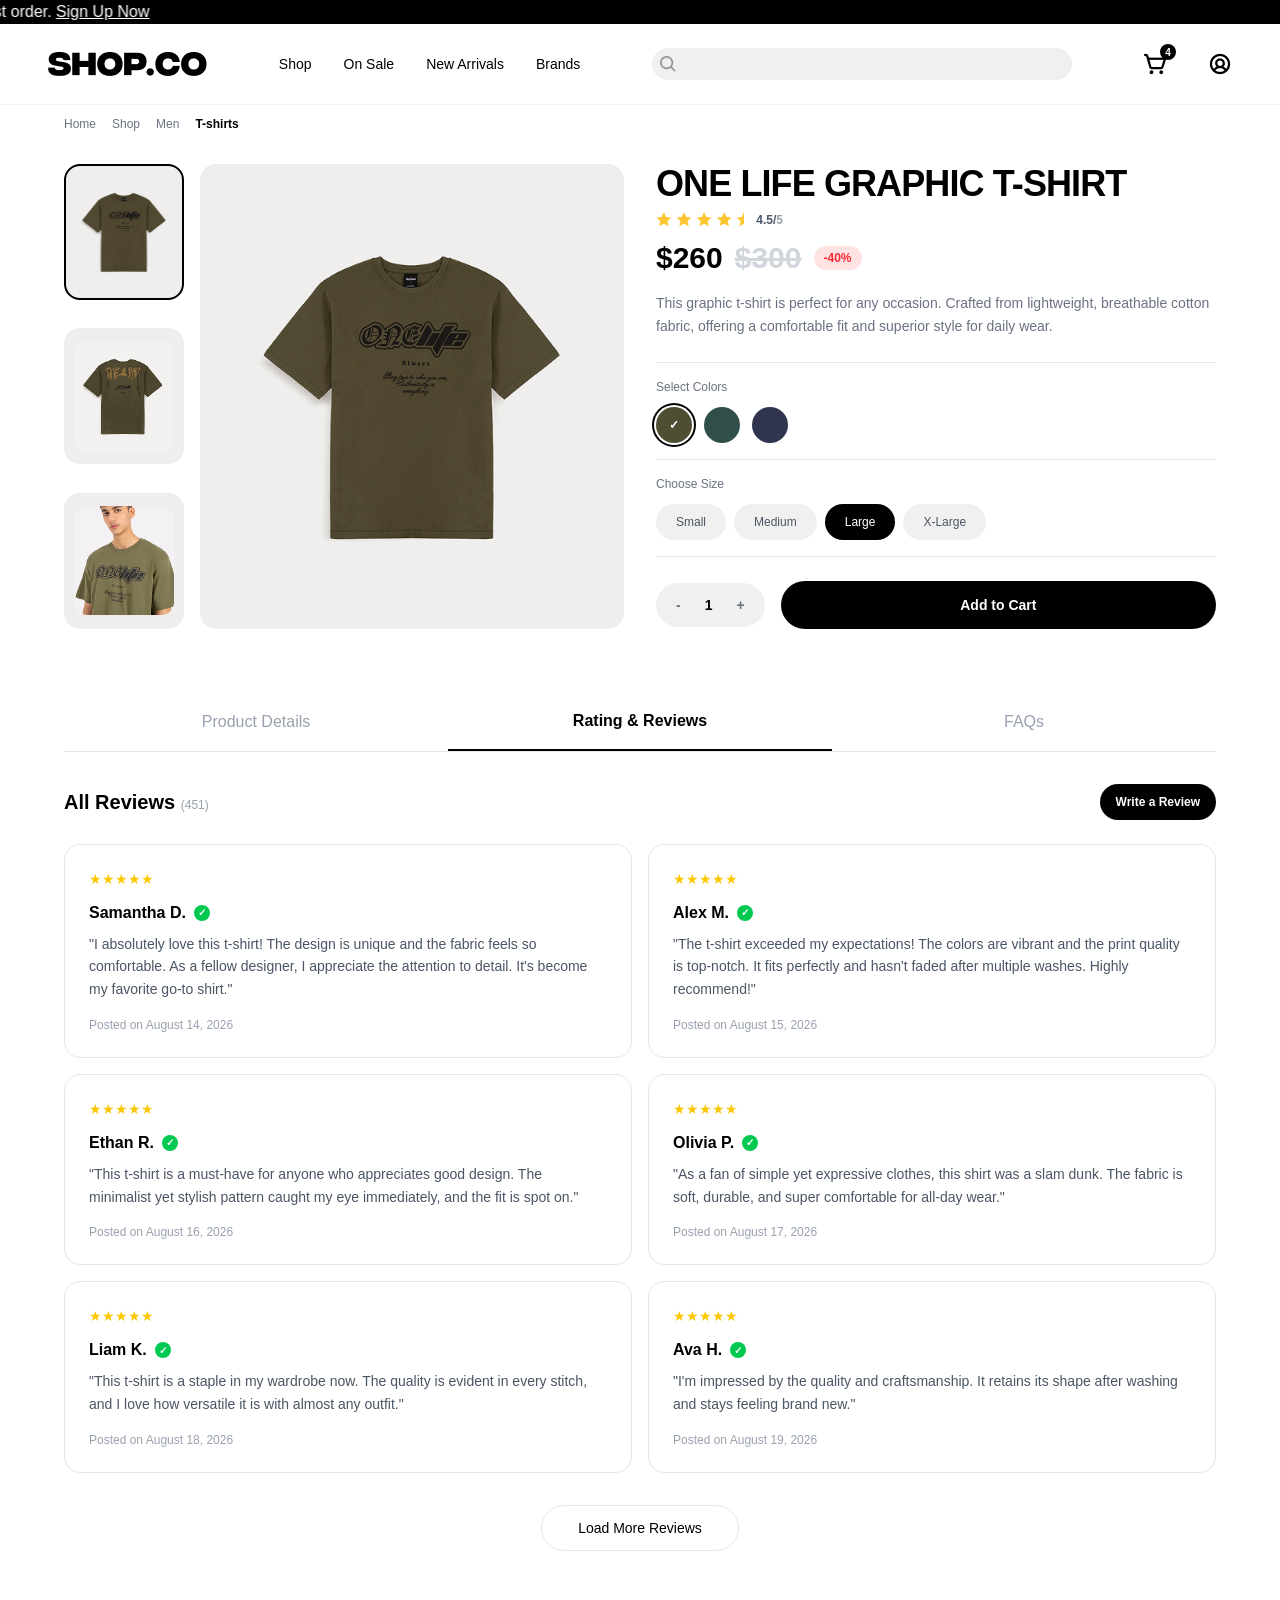
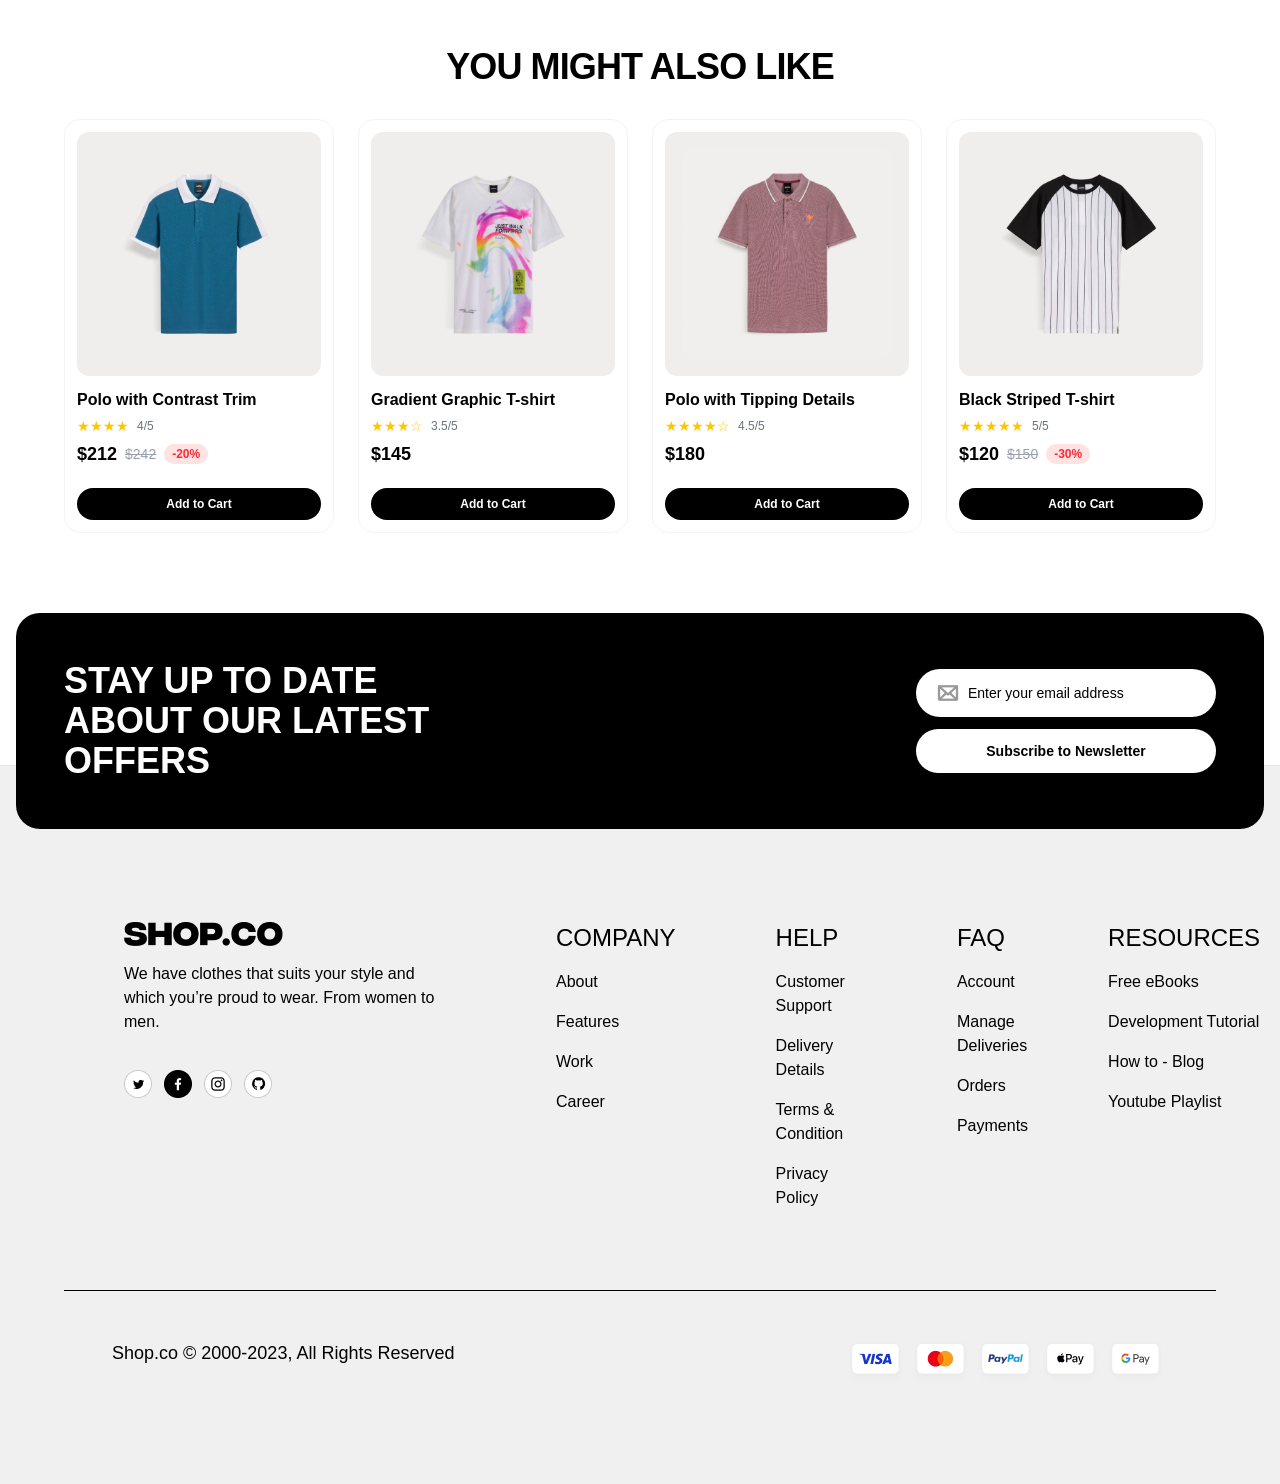
<file: src/shop.html>
<!doctype html>
<html lang="en">
  <head>
    <meta charset="UTF-8" />
    <meta name="viewport" content="width=device-width, initial-scale=1.0" />
    <title>Shop.Co</title>
    <link rel="stylesheet" href="./output.css" />
    <link rel="stylesheet" href="./index.html" />
    <link rel="icon" href="./asset/image/Frame.png" />
  </head>
  <body class="bg-white text-black font-sans antialiased">
    <!-- TOP PROMO BANNER -->
    <marquee
      behavior=""
      direction="right"
      speed="12"
      bg="black"
      class="bg-black text-white z-50 top-0 fixed"
    >
      Sign up and get 20% off to your first order.

      <a href="" class="text-white underline">Sign Up Now</a>
    </marquee>

    <!-- Desktop & Main Navbar -->
    <nav
      class="fixed top-6 left-0 w-full z-40 bg-white border-b border-gray-100 px-4 md:px-12 py-6 flex items-center justify-between"
    >
      <div class="flex items-center gap-4">
        <img
          src="./asset/image/Frame (2).png"
          alt="Open Menu"
          class="md:hidden cursor-pointer w-6 h-6"
          id="menu-icon"
        />
        <a href="./index.html"
          ><img
            src="./asset/image/SHOP.CO.png"
            alt="Shop.co Logo"
            class="h-5 md:h-6"
        /></a>
      </div>

      <ul class="hidden md:flex gap-8 items-center text-sm font-medium">
        <li><a href="./shop.html" class="hover:text-gray-600">Shop</a></li>
        <li>
          <a href="./category.html" class="hover:text-gray-600">On Sale</a>
        </li>
        <li>
          <a href="#new-arrivals" class="hover:text-gray-600">New Arrivals</a>
        </li>
        <li><a href="#brands" class="hover:text-gray-600">Brands</a></li>
      </ul>

      <!-- Search Input -->
      <div class="bg-[#F0F0F0] rounded-2xl flex gap-1 px-2 py-1 items-center">
        <img src="./asset/image/Vector.png" alt="" class="w-4 h-4" />

        <input
          type="text"
          id="search-input
          placeholder="Search for product"
          class="outline-none bg-transparent hidden md:block w-96"
        />
      </div>

      <!-- Action Icons -->
      <div class="flex items-center gap-4 md:gap-10">
        <a href="./cart.html" class="relative">
          <img src="./asset/image/Frame.png" alt="Cart" class="w-6 h-6" />
          <span
            id="cart-count"
            class="absolute -top-2 -right-2 bg-black text-white text-[10px] w-4 h-4 rounded-full flex items-center justify-center font-bold hidden"
            >0</span
          >
        </a>
        <a href=""
          ><img src="./asset/image/Frame (1).png" alt="Account" class="w-6 h-6"
        /></a>
      </div>
    </nav>

    <!-- Mobile Drawer Navigation -->
    <div id="mobile-nav" class="fixed inset-0 bg-black/50 z-50 hidden">
      <div
        class="bg-white w-[80%] max-w-sm h-full p-6 flex flex-col justify-between relative"
      >
        <button
          id="cancel-icon"
          class="absolute right-5 top-12 text-xl font-bold"
        >
          ✕
        </button>

        <div class="mt-8 flex flex-col gap-6">
          <img src="./asset/image/SHOP.CO.png" alt="Logo" class="w-32 mb-4" />
          <ul class="flex flex-col gap-4 text-lg font-semibold">
            <li><a href="./index.html">Home</a></li>
            <li><a href="./shop.html">Shop</a></li>
            <li><a href="./category.html">On Sale</a></li>
            <li><a href="#new-arrivals">New Arrivals</a></li>
            <li><a href="#brands">Brands</a></li>
          </ul>
        </div>

        <div class="flex flex-col gap-3">
          <a
            href="./cart.html"
            class="bg-black text-white text-center py-3 rounded-full font-medium"
            >View Cart</a
          >
          <button
            class="bg-black text-white cursor-pointer hover:bg-gray-950 font-semibold py-3 w-full rounded-full"
          >
            Account
          </button>
        </div>
      </div>
    </div>
    <!-- BREADCRUMB NAVIGATION -->
    <div
      class="max-w-7xl mx-auto px-4 lg:px-16 py-4 text-xs text-gray-500 flex items-center mt-25 gap-2"
    >
      <a href="./index.html" class="hover:text-black">Home</a>
      <i class="fa-solid fa-chevron-right text-[10px]"></i>
      <a href="#" class="hover:text-black">Shop</a>
      <i class="fa-solid fa-chevron-right text-[10px]"></i>
      <a href="#" class="hover:text-black">Men</a>
      <i class="fa-solid fa-chevron-right text-[10px]"></i>
      <span class="text-black font-semibold">T-shirts</span>
    </div>

    <!-- MAIN PRODUCT SECTION -->
    <main class="max-w-7xl mx-auto px-4 lg:px-16 py-4">
      <div class="grid grid-cols-1 lg:grid-cols-2 gap-8">
        <!-- PRODUCT GALLERY -->
        <div class="flex flex-col-reverse sm:flex-row gap-4">
          <!-- Thumbnails -->
          <div class="flex sm:flex-col gap-3 justify-between">
            <button
              onclick="changeImage(this, './asset/image 1 (1).png')"
              class="thumbnail-btn w-30 h-30 md:w-30 md:h-34 bg-[#F0EEED] rounded-2xl overflow-hidden border-2 border-black flex items-center justify-center p-2 focus:outline-none"
            >
              <img
                src="./asset/image 1 (1).png"
                alt="Thumbnail 1"
                class="w-full h-full object-contain"
              />
            </button>
            <button
              onclick="changeImage(this, './asset/image 5 (1).png')"
              class="thumbnail-btn w-30 h-30 md:w-30 md:h-34 bg-[#F0EEED] rounded-2xl overflow-hidden border-2 border-transparent flex items-center justify-center p-2 focus:outline-none"
            >
              <img
                src="./asset/image 5 (1).png"
                alt="Thumbnail 2"
                class="w-full h-96 object-contain"
              />
            </button>
            <button
              onclick="changeImage(this, './asset/image 6 (1).png')"
              class="thumbnail-btn w-30 h-30 md:w-30 md:h-34 bg-[#F0EEED] rounded-2xl overflow-hidden border-2 border-transparent flex items-center justify-center p-2 focus:outline-none"
            >
              <img
                src="./asset/image 6 (1).png"
                alt="Thumbnail 3"
                class="w-full h-full object-contain"
              />
            </button>
          </div>

          <!-- Main Product Display Image -->
          <div
            class="flex-1 bg-[#F0EEED] rounded-2xl overflow-hidden aspect-square flex items-center justify-center p-6"
          >
            <img
              id="mainImage"
              src="./asset/image 1 (1).png"
              alt="One Life Graphic T-Shirt"
              class="w-full h-full object-contain"
            />
          </div>
        </div>

        <!-- PRODUCT DETAILS -->
        <div class="flex flex-col justify-between">
          <div>
            <h1
              class="text-2xl sm:text-4xl font-black uppercase tracking-tight mb-2"
            >
              One Life Graphic T-Shirt
            </h1>

            <!-- Ratings -->
            <div class="flex items-center gap-3 mb-3">
              <img src="./asset/Frame 10 (5).png" alt="" class="h-4">
              <span class="text-xs font-semibold text-gray-600"
                >4.5/<span class="text-gray-400">5</span></span
              >
            </div>

            <!-- Price & Discounts -->
            <div class="flex items-center gap-3 mb-4">
              <span class="text-2xl sm:text-3xl font-bold">$260</span>
              <span
                class="text-2xl sm:text-3xl font-bold text-gray-300 line-through"
                >$300</span
              >
              <span
                class="bg-red-100 text-red-500 text-xs font-semibold px-2.5 py-1 rounded-full"
                >-40%</span
              >
            </div>

            <!-- Description -->
            <p
              class="text-xs sm:text-sm text-gray-500 pb-6 border-b border-gray-200 leading-relaxed"
            >
              This graphic t-shirt is perfect for any occasion. Crafted from
              lightweight, breathable cotton fabric, offering a comfortable fit
              and superior style for daily wear.
            </p>

            <!-- Color Selector -->
            <div class="py-4 border-b border-gray-200">
              <p class="text-xs text-gray-500 font-medium mb-3">
                Select Colors
              </p>
              <div class="flex gap-3">
                <button
                  onclick="selectColor(this, 'Olive')"
                  class="color-btn w-9 h-9 rounded-full bg-[#4F4E33] text-white flex items-center justify-center text-xs font-bold ring-2 ring-offset-2 ring-black focus:outline-none"
                >
                  ✓
                </button>
                <button
                  onclick="selectColor(this, 'Forest')"
                  class="color-btn w-9 h-9 rounded-full bg-[#314F4A] text-white flex items-center justify-center text-xs font-bold focus:outline-none"
                ></button>
                <button
                  onclick="selectColor(this, 'Navy')"
                  class="color-btn w-9 h-9 rounded-full bg-[#31344F] text-white flex items-center justify-center text-xs font-bold focus:outline-none"
                ></button>
              </div>
            </div>

            <!-- Size Selector -->
            <div class="py-4 border-b border-gray-200">
              <p class="text-xs text-gray-500 font-medium mb-3">Choose Size</p>
              <div class="flex flex-wrap gap-2">
                <button
                  onclick="selectSize(this)"
                  class="size-btn px-5 py-2.5 rounded-full text-xs font-medium bg-[#F0F0F0] text-gray-600 focus:outline-none"
                >
                  Small
                </button>
                <button
                  onclick="selectSize(this)"
                  class="size-btn px-5 py-2.5 rounded-full text-xs font-medium bg-[#F0F0F0] text-gray-600 focus:outline-none"
                >
                  Medium
                </button>
                <button
                  onclick="selectSize(this)"
                  class="size-btn px-5 py-2.5 rounded-full text-xs font-medium bg-black text-white focus:outline-none"
                >
                  Large
                </button>
                <button
                  onclick="selectSize(this)"
                  class="size-btn px-5 py-2.5 rounded-full text-xs font-medium bg-[#F0F0F0] text-gray-600 focus:outline-none"
                >
                  X-Large
                </button>
              </div>
            </div>
          </div>

          <!-- Quantity Counter & Add to Cart Action -->
          <div class="pt-6 flex gap-4 items-center">
            <!-- Quantity Controls -->
            <div
              class="bg-[#F0F0F0] rounded-full px-4 py-3 flex items-center gap-5 text-sm font-bold"
            >
              <button
                onclick="decreaseQuantity()"
                class="text-gray-500 hover:text-black cursor-pointer px-1"
              >
                -
              </button>
              <span id="quantity">1</span>
              <button
                onclick="increaseQuantity()"
                class="text-gray-500 hover:text-black cursor-pointer px-1"
              >
                +
              </button>
            </div>

            <!-- Main Product Add To Cart Button -->
            <button
              id="add-to-cart-btn"
              class="flex-1 bg-black text-white py-3.5 rounded-full text-xs sm:text-sm font-semibold hover:bg-gray-800 transition cursor-pointer text-center"
            >
              Add to Cart
            </button>
          </div>
        </div>
      </div>

      <!-- TABS SECTION -->
      <section class="mt-16">
        <!-- Tab Controls -->
        <div class="flex border-b border-gray-200 text-center">
          <button
            onclick="showTab('tab-details', this)"
            class="tab-btn flex-1 py-4 text-xs sm:text-base text-gray-400 font-medium focus:outline-none"
          >
            Product Details
          </button>
          <button
            onclick="showTab('tab-reviews', this)"
            class="tab-btn flex-1 py-4 text-xs sm:text-base border-b-2 border-black text-black font-semibold focus:outline-none"
          >
            Rating & Reviews
          </button>
          <button
            onclick="showTab('tab-faqs', this)"
            class="tab-btn flex-1 py-4 text-xs sm:text-base text-gray-400 font-medium focus:outline-none"
          >
            FAQs
          </button>
        </div>

        <!-- Tab Content: Details -->
        <div
          id="tab-details"
          class="tabContent hidden py-8 text-xs sm:text-sm text-gray-600 leading-relaxed"
        >
          <p class="mb-2">
            <strong>Fabric Composition:</strong> 100% Premium Combed Cotton
          </p>
          <p class="mb-2"><strong>Fit:</strong> Relaxed Modern Fit</p>
          <p>
            <strong>Care Instructions:</strong> Machine wash cold with like
            colors, tumble dry low, do not iron over print.
          </p>
        </div>

        <!-- Tab Content: Reviews -->
        <div id="tab-reviews" class="tabContent py-8">
          <div class="flex items-center justify-between mb-6">
            <h2 class="text-base sm:text-xl font-bold">
              All Reviews
              <span class="text-xs font-normal text-gray-400">(451)</span>
            </h2>
            <button
              class="bg-black text-white text-xs px-4 py-2.5 rounded-full font-semibold hover:bg-gray-800 transition"
            >
              Write a Review
            </button>
          </div>
<div class="grid grid-cols-1 md:grid-cols-2 gap-4">
            <div
              class="border rounded-2xl border-gray-200 p-6 flex flex-col justify-between"
            >
              <div>
                <div class="text-yellow-400 text-sm mb-3">★★★★★</div>
                <div class="flex items-center gap-2 mb-2">
                  <h3 class="font-bold text-base">Samantha D.</h3>
                  <span
                    class="w-4 h-4 bg-green-500 text-white rounded-full text-[10px] flex items-center justify-center font-bold"
                    >✓</span
                  >
                </div>
                <p class="text-gray-600 text-sm leading-relaxed mb-4">
                  "I absolutely love this t-shirt! The design is unique and the
                  fabric feels so comfortable. As a fellow designer, I
                  appreciate the attention to detail. It's become my favorite
                  go-to shirt."
                </p>
              </div>
              <span class="text-xs text-gray-400"
                >Posted on August 14, 2026</span
              >
            </div>

            <div
              class="border rounded-2xl border-gray-200 p-6 flex flex-col justify-between"
            >
              <div>
                <div class="text-yellow-400 text-sm mb-3">★★★★★</div>
                <div class="flex items-center gap-2 mb-2">
                  <h3 class="font-bold text-base">Alex M.</h3>
                  <span
                    class="w-4 h-4 bg-green-500 text-white rounded-full text-[10px] flex items-center justify-center font-bold"
                    >✓</span
                  >
                </div>
                <p class="text-gray-600 text-sm leading-relaxed mb-4">
                  "The t-shirt exceeded my expectations! The colors are vibrant
                  and the print quality is top-notch. It fits perfectly and
                  hasn't faded after multiple washes. Highly recommend!"
                </p>
              </div>
              <span class="text-xs text-gray-400"
                >Posted on August 15, 2026</span
              >
            </div>

            <div
              class="border rounded-2xl border-gray-200 p-6 flex flex-col justify-between"
            >
              <div>
                <div class="text-yellow-400 text-sm mb-3">★★★★★</div>
                <div class="flex items-center gap-2 mb-2">
                  <h3 class="font-bold text-base">Ethan R.</h3>
                  <span
                    class="w-4 h-4 bg-green-500 text-white rounded-full text-[10px] flex items-center justify-center font-bold"
                    >✓</span
                  >
                </div>
                <p class="text-gray-600 text-sm leading-relaxed mb-4">
                  "This t-shirt is a must-have for anyone who appreciates good
                  design. The minimalist yet stylish pattern caught my eye
                  immediately, and the fit is spot on."
                </p>
              </div>
              <span class="text-xs text-gray-400"
                >Posted on August 16, 2026</span
              >
            </div>

            <div
              class="border rounded-2xl border-gray-200 p-6 flex flex-col justify-between"
            >
              <div>
                <div class="text-yellow-400 text-sm mb-3">★★★★★</div>
                <div class="flex items-center gap-2 mb-2">
                  <h3 class="font-bold text-base">Olivia P.</h3>
                  <span
                    class="w-4 h-4 bg-green-500 text-white rounded-full text-[10px] flex items-center justify-center font-bold"
                    >✓</span
                  >
                </div>
                <p class="text-gray-600 text-sm leading-relaxed mb-4">
                  "As a fan of simple yet expressive clothes, this shirt was a
                  slam dunk. The fabric is soft, durable, and super comfortable
                  for all-day wear."
                </p>
              </div>
              <span class="text-xs text-gray-400"
                >Posted on August 17, 2026</span
              >
            </div>

            <div
              class="border rounded-2xl border-gray-200 p-6 flex flex-col justify-between"
            >
              <div>
                <div class="text-yellow-400 text-sm mb-3">★★★★★</div>
                <div class="flex items-center gap-2 mb-2">
                  <h3 class="font-bold text-base">Liam K.</h3>
                  <span
                    class="w-4 h-4 bg-green-500 text-white rounded-full text-[10px] flex items-center justify-center font-bold"
                    >✓</span
                  >
                </div>
                <p class="text-gray-600 text-sm leading-relaxed mb-4">
                  "This t-shirt is a staple in my wardrobe now. The quality is
                  evident in every stitch, and I love how versatile it is with
                  almost any outfit."
                </p>
              </div>
              <span class="text-xs text-gray-400"
                >Posted on August 18, 2026</span
              >
            </div>

            <div
              class="border rounded-2xl border-gray-200 p-6 flex flex-col justify-between"
            >
              <div>
                <div class="text-yellow-400 text-sm mb-3">★★★★★</div>
                <div class="flex items-center gap-2 mb-2">
                  <h3 class="font-bold text-base">Ava H.</h3>
                  <span
                    class="w-4 h-4 bg-green-500 text-white rounded-full text-[10px] flex items-center justify-center font-bold"
                    >✓</span
                  >
                </div>
                <p class="text-gray-600 text-sm leading-relaxed mb-4">
                  "I'm impressed by the quality and craftsmanship. It retains
                  its shape after washing and stays feeling brand new."
                </p>
              </div>
              <span class="text-xs text-gray-400"
                >Posted on August 19, 2026</span
              >
            </div>
          </div>

          <div class="mt-8 text-center">
            <button
              class="rounded-full border border-gray-200 px-9 py-3 text-sm font-medium text-black hover:bg-gray-100 transition cursor-pointer"
            >
              Load More Reviews
            </button>
          </div>
        </div>
        </div>

        <!-- Tab Content: FAQs -->
        <div
          id="tab-faqs"
          class="tabContent hidden py-8 text-xs sm:text-sm text-gray-600 leading-relaxed"
        >
          <p class="mb-4">
            <strong>Q: How long does shipping take?</strong><br />A: Standard
            domestic shipping takes 3 to 5 business days.
          </p>
          <p>
            <strong>Q: What is your return policy?</strong><br />A: You can
            return any unwashed, unworn item within 30 days of delivery.
          </p>
        </div>
      </section>

      <!-- YOU MIGHT ALSO LIKE (Dynamic Related Products) -->
      <section class="my-16">
        <h2
          class="text-2xl sm:text-4xl font-black text-center uppercase tracking-tight mb-8"
        >
          You Might Also Like
        </h2>
        <div
          id="related-products"
          class="grid grid-cols-2 md:grid-cols-4 gap-4 sm:gap-6"
        >
          <!-- Rendered dynamically via shop.js -->
        </div>
      </section>
    </main>
 <!-- Newsletter -->
    <section class="max-w-7xl mx-auto px-4 -mb-16 relative z-10">
      <div
        class="bg-black text-white rounded-3xl p-8 md:p-12 flex flex-col md:flex-row justify-between items-center gap-6"
      >
        <h2 class="text-3xl md:text-4xl font-black max-w-md">
          STAY UP TO DATE ABOUT OUR LATEST OFFERS
        </h2>
        <form class="w-full md:w-auto flex flex-col gap-3 min-w-[300px]">
          <div class="flex gap-2 bg-white text-black px-5 py-3 rounded-full">
            <img src="./asset/Frame (3).png" alt="" />
            <input
              type="email"
              placeholder="Enter your email address"
              class="text-black outline-none text-sm"
            />
          </div>
          <button
            class="bg-white text-black font-semibold py-3 rounded-full hover:bg-gray-200 transition text-sm"
          >
            Subscribe to Newsletter
          </button>
        </form>
      </div>
    </section>

    <!-- Footer -->
    <footer
      class="bg-[#F0F0F0] pt-24 pb-12 px- md:px-16 border-t border-gray-200"
    >
      <section class="bg-[#F0F0F0]">
        <div
          class="md:flex md:flex-row flex flex-col md:gap-28 gap-15 p-5 md:p-15"
        >
          <div class="">
            <img src="./asset/image/SHOP.CO.png" alt="" />

            <p class="mt-4 w-80 mb-9">
              We have clothes that suits your style and which you’re proud to
              wear. From women to men.
            </p>

            <div class="flex gap-3 md:mt-8 mt-4">
              <a href="https://x.com">
                <img src="./asset/1.png" alt="" />
              </a>

              <a href="https://www.facebook.com">
                <img src="./asset/2.png" alt="" />
              </a>

              <a href="https://www.instagram.com/?hl=en">
                <img src="./asset/3.png" alt="" />
              </a>

              <a href="https://github.com/adegbolaadeyemi">
                <img src="./asset/4.png" alt="" />
              </a>
            </div>
          </div>

          <div class="flex gap-20 md:gap-25">
            <!-- COMPANY -->

            <div class="flex-col flex gap-4">
              <h1 class="font-light text-2xl text-black">COMPANY</h1>

              <a href="">About</a>

              <a href="">Features</a>

              <a href="">Work</a>

              <a href="">Career</a>
            </div>

            <!-- HELP -->

            <div class="flex-col flex gap-4">
              <h1 class="font-light text-2xl text-black">HELP</h1>

              <a href="">Customer Support</a>

              <a href="">Delivery Details</a>

              <a href="">Terms & Condition</a>

              <a href="">Privacy Policy</a>
            </div>
          </div>

          <div class="flex gap-15 md:gap-20">
            <!-- FAQ  -->

            <div class="flex-col flex gap-4">
              <h1 class="font-light text-2xl text-black">FAQ</h1>

              <a href="">Account</a>

              <a href="">Manage Deliveries</a>

              <a href="">Orders</a>

              <a href="">Payments</a>
            </div>

            <!-- RESOURCES -->

            <div class="flex-col flex gap-4">
              <h1 class="font-light text-2xl text-black">RESOURCES</h1>

              <a href="">Free eBooks</a>

              <a href="">Development Tutorial</a>

              <a href="">How to - Blog</a>

              <a href="">Youtube Playlist</a>
            </div>
          </div>
        </div>

        <hr class="mt-5" />

        <div
          class="flex flex-col md:flex md:flex-row gap-4 mb-0 md:justify-between p-8 md:p-12"
        >
          <h3 class="font-light text-lg">
            Shop.co © 2000-2023, All Rights Reserved
          </h3>

          <div class="flex">
            <a href="https://www.visa.com/en-us/personal/cards">
              <img src="./asset/Badge.png" alt="" />
            </a>

            <a href="https://www.mastercard.com/mea/en.html">
              <img src="./asset/Badge (1).png" alt="" />
            </a>

            <a href="https://www.paypal.com/ng/home">
              <img src="./asset/Badge (2).png" alt="" />
            </a>

            <a href="https://www.apple.com/apple-pay/">
              <img src="./asset/Badge (3).png" alt="" />
            </a>

            <a href="https://pay.google.com">
              <img src="./asset/Badge (4).png" alt="" />
            </a>
          </div>
        </div>
      </section>
    </footer>

        <!-- JAVASCRIPT FILES (Load cart.js first, then shop.js) -->
    <script src="./cart.js"></script>
    <script src="./shop.js"></script>
  </body>
</html>
</file>
<file: src/output.css>
/*! tailwindcss v4.3.3 | MIT License | https://tailwindcss.com */
@layer properties;
@layer theme, base, components, utilities;
@layer theme {
  :root, :host {
    --font-sans: -apple-system, BlinkMacSystemFont, "Segoe UI", Roboto, "Helvetica Neue",
      "Noto Sans", Arial, sans-serif, "Apple Color Emoji", "Segoe UI Emoji",
      "Segoe UI Symbol", "Noto Color Emoji";
    --font-mono: ui-monospace, SFMono-Regular, Menlo, Monaco, Consolas, "Liberation Mono",
      "Courier New", monospace;
    --color-red-100: oklch(93.6% 0.032 17.717);
    --color-red-500: oklch(63.7% 0.237 25.331);
    --color-red-600: oklch(57.7% 0.245 27.325);
    --color-red-700: oklch(50.5% 0.213 27.518);
    --color-orange-500: oklch(70.5% 0.213 47.604);
    --color-amber-400: oklch(82.8% 0.189 84.429);
    --color-yellow-400: oklch(85.2% 0.199 91.936);
    --color-green-500: oklch(72.3% 0.219 149.579);
    --color-sky-400: oklch(74.6% 0.16 232.661);
    --color-blue-600: oklch(54.6% 0.245 262.881);
    --color-purple-600: oklch(55.8% 0.288 302.321);
    --color-pink-500: oklch(65.6% 0.241 354.308);
    --color-gray-50: oklch(98.5% 0.002 247.839);
    --color-gray-100: oklch(96.7% 0.003 264.542);
    --color-gray-200: oklch(92.8% 0.006 264.531);
    --color-gray-300: oklch(87.2% 0.01 258.338);
    --color-gray-400: oklch(70.7% 0.022 261.325);
    --color-gray-500: oklch(55.1% 0.027 264.364);
    --color-gray-600: oklch(44.6% 0.03 256.802);
    --color-gray-700: oklch(37.3% 0.034 259.733);
    --color-gray-800: oklch(27.8% 0.033 256.848);
    --color-gray-900: oklch(21% 0.034 264.665);
    --color-gray-950: oklch(13% 0.028 261.692);
    --color-black: #000;
    --color-white: #fff;
    --spacing: 0.25rem;
    --container-xs: 20rem;
    --container-sm: 24rem;
    --container-md: 28rem;
    --container-7xl: 80rem;
    --text-xs: 0.75rem;
    --text-xs--line-height: calc(1 / 0.75);
    --text-sm: 0.875rem;
    --text-sm--line-height: calc(1.25 / 0.875);
    --text-base: 1rem;
    --text-base--line-height: calc(1.5 / 1);
    --text-lg: 1.125rem;
    --text-lg--line-height: calc(1.75 / 1.125);
    --text-xl: 1.25rem;
    --text-xl--line-height: calc(1.75 / 1.25);
    --text-2xl: 1.5rem;
    --text-2xl--line-height: calc(2 / 1.5);
    --text-3xl: 1.875rem;
    --text-3xl--line-height: calc(2.25 / 1.875);
    --text-4xl: 2.25rem;
    --text-4xl--line-height: calc(2.5 / 2.25);
    --text-5xl: 3rem;
    --text-5xl--line-height: 1;
    --text-7xl: 4.5rem;
    --text-7xl--line-height: 1;
    --text-8xl: 6rem;
    --text-8xl--line-height: 1;
    --font-weight-light: 300;
    --font-weight-normal: 400;
    --font-weight-medium: 500;
    --font-weight-semibold: 600;
    --font-weight-bold: 700;
    --font-weight-extrabold: 800;
    --font-weight-black: 900;
    --tracking-tighter: -0.05em;
    --tracking-tight: -0.025em;
    --tracking-wider: 0.05em;
    --leading-tight: 1.25;
    --leading-relaxed: 1.625;
    --radius-lg: 0.5rem;
    --radius-xl: 0.75rem;
    --radius-2xl: 1rem;
    --radius-3xl: 1.5rem;
    --default-transition-duration: 150ms;
    --default-transition-timing-function: cubic-bezier(0.4, 0, 0.2, 1);
    --default-font-family: var(--font-sans);
    --default-mono-font-family: var(--font-mono);
  }
}
@layer base {
  *, ::after, ::before, ::backdrop, ::file-selector-button {
    box-sizing: border-box;
    margin: 0;
    padding: 0;
    border: 0 solid;
  }
  html, :host {
    line-height: 1.5;
    -webkit-text-size-adjust: 100%;
    tab-size: 4;
    font-family: var(--default-font-family, -apple-system, BlinkMacSystemFont, "Segoe UI", Roboto, "Helvetica Neue", "Noto Sans", Arial, sans-serif, "Apple Color Emoji", "Segoe UI Emoji", "Segoe UI Symbol", "Noto Color Emoji");
    font-feature-settings: var(--default-font-feature-settings, normal);
    font-variation-settings: var(--default-font-variation-settings, normal);
    -webkit-tap-highlight-color: transparent;
  }
  hr {
    height: 0;
    color: inherit;
    border-top-width: 1px;
  }
  abbr:where([title]) {
    -webkit-text-decoration: underline dotted;
    text-decoration: underline dotted;
  }
  h1, h2, h3, h4, h5, h6 {
    font-size: inherit;
    font-weight: inherit;
  }
  a {
    color: inherit;
    -webkit-text-decoration: inherit;
    text-decoration: inherit;
  }
  b, strong {
    font-weight: bolder;
  }
  code, kbd, samp, pre {
    font-family: var(--default-mono-font-family, ui-monospace, SFMono-Regular, Menlo, Monaco, Consolas, "Liberation Mono", "Courier New", monospace);
    font-feature-settings: var(--default-mono-font-feature-settings, normal);
    font-variation-settings: var(--default-mono-font-variation-settings, normal);
    font-size: 1em;
  }
  small {
    font-size: 80%;
  }
  sub, sup {
    font-size: 75%;
    line-height: 0;
    position: relative;
    vertical-align: baseline;
  }
  sub {
    bottom: -0.25em;
  }
  sup {
    top: -0.5em;
  }
  table {
    text-indent: 0;
    border-color: inherit;
    border-collapse: collapse;
  }
  :-moz-focusring:where(:not(iframe)) {
    outline: auto;
  }
  progress {
    vertical-align: baseline;
  }
  summary {
    display: list-item;
  }
  ol, ul, menu {
    list-style: none;
  }
  img, svg, video, canvas, audio, iframe, embed, object {
    display: block;
    vertical-align: middle;
  }
  img, video {
    max-width: 100%;
    height: auto;
  }
  button, input, select, optgroup, textarea, ::file-selector-button {
    font: inherit;
    font-feature-settings: inherit;
    font-variation-settings: inherit;
    letter-spacing: inherit;
    color: inherit;
    border-radius: 0;
    background-color: transparent;
    opacity: 1;
  }
  :where(select:is([multiple], [size])) optgroup {
    font-weight: bolder;
  }
  :where(select:is([multiple], [size])) optgroup option {
    padding-inline-start: 20px;
  }
  ::file-selector-button {
    margin-inline-end: 4px;
  }
  ::placeholder {
    opacity: 1;
  }
  @supports (not (-webkit-appearance: -apple-pay-button))  or (contain-intrinsic-size: 1px) {
    ::placeholder {
      color: currentcolor;
      @supports (color: color-mix(in lab, red, red)) {
        color: color-mix(in oklab, currentcolor 50%, transparent);
      }
    }
  }
  textarea {
    resize: vertical;
  }
  ::-webkit-search-decoration {
    -webkit-appearance: none;
  }
  ::-webkit-date-and-time-value {
    min-height: 1lh;
    text-align: inherit;
  }
  ::-webkit-datetime-edit {
    display: inline-flex;
  }
  ::-webkit-datetime-edit-fields-wrapper {
    padding: 0;
  }
  ::-webkit-datetime-edit, ::-webkit-datetime-edit-year-field, ::-webkit-datetime-edit-month-field, ::-webkit-datetime-edit-day-field, ::-webkit-datetime-edit-hour-field, ::-webkit-datetime-edit-minute-field, ::-webkit-datetime-edit-second-field, ::-webkit-datetime-edit-millisecond-field, ::-webkit-datetime-edit-meridiem-field {
    padding-block: 0;
  }
  ::-webkit-calendar-picker-indicator {
    line-height: 1;
  }
  :-moz-ui-invalid {
    box-shadow: none;
  }
  button, input:where([type="button"], [type="reset"], [type="submit"]), ::file-selector-button {
    appearance: button;
  }
  ::-webkit-inner-spin-button, ::-webkit-outer-spin-button {
    height: auto;
  }
  [hidden]:where(:not([hidden="until-found"])) {
    display: none !important;
  }
}
@layer utilities {
  .absolute {
    position: absolute;
  }
  .fixed {
    position: fixed;
  }
  .relative {
    position: relative;
  }
  .sticky {
    position: sticky;
  }
  .inset-0 {
    inset: 0px;
  }
  .-top-2 {
    top: calc(var(--spacing) * -2);
  }
  .top-0 {
    top: 0px;
  }
  .top-6 {
    top: calc(var(--spacing) * 6);
  }
  .top-12 {
    top: calc(var(--spacing) * 12);
  }
  .top-28 {
    top: calc(var(--spacing) * 28);
  }
  .top-40 {
    top: calc(var(--spacing) * 40);
  }
  .-right-2 {
    right: calc(var(--spacing) * -2);
  }
  .right-0 {
    right: 0px;
  }
  .right-5 {
    right: calc(var(--spacing) * 5);
  }
  .left-0 {
    left: 0px;
  }
  .z-10 {
    z-index: 10;
  }
  .z-40 {
    z-index: 40;
  }
  .z-50 {
    z-index: 50;
  }
  .container {
    width: 100%;
    @media (width >= 40rem) {
      max-width: 40rem;
    }
    @media (width >= 48rem) {
      max-width: 48rem;
    }
    @media (width >= 64rem) {
      max-width: 64rem;
    }
    @media (width >= 80rem) {
      max-width: 80rem;
    }
    @media (width >= 96rem) {
      max-width: 96rem;
    }
  }
  .mx-2 {
    margin-inline: calc(var(--spacing) * 2);
  }
  .mx-auto {
    margin-inline: auto;
  }
  .my-1 {
    margin-block: var(--spacing);
  }
  .my-2 {
    margin-block: calc(var(--spacing) * 2);
  }
  .my-5 {
    margin-block: calc(var(--spacing) * 5);
  }
  .my-6 {
    margin-block: calc(var(--spacing) * 6);
  }
  .my-16 {
    margin-block: calc(var(--spacing) * 16);
  }
  .mt-0\.5 {
    margin-top: calc(var(--spacing) * 0.5);
  }
  .mt-1 {
    margin-top: var(--spacing);
  }
  .mt-2 {
    margin-top: calc(var(--spacing) * 2);
  }
  .mt-3 {
    margin-top: calc(var(--spacing) * 3);
  }
  .mt-4 {
    margin-top: calc(var(--spacing) * 4);
  }
  .mt-5 {
    margin-top: calc(var(--spacing) * 5);
  }
  .mt-8 {
    margin-top: calc(var(--spacing) * 8);
  }
  .mt-10 {
    margin-top: calc(var(--spacing) * 10);
  }
  .mt-16 {
    margin-top: calc(var(--spacing) * 16);
  }
  .mt-25 {
    margin-top: calc(var(--spacing) * 25);
  }
  .mt-28 {
    margin-top: calc(var(--spacing) * 28);
  }
  .mr-6 {
    margin-right: calc(var(--spacing) * 6);
  }
  .-mb-16 {
    margin-bottom: calc(var(--spacing) * -16);
  }
  .mb-0 {
    margin-bottom: 0px;
  }
  .mb-1 {
    margin-bottom: var(--spacing);
  }
  .mb-2 {
    margin-bottom: calc(var(--spacing) * 2);
  }
  .mb-3 {
    margin-bottom: calc(var(--spacing) * 3);
  }
  .mb-4 {
    margin-bottom: calc(var(--spacing) * 4);
  }
  .mb-5 {
    margin-bottom: calc(var(--spacing) * 5);
  }
  .mb-6 {
    margin-bottom: calc(var(--spacing) * 6);
  }
  .mb-8 {
    margin-bottom: calc(var(--spacing) * 8);
  }
  .mb-9 {
    margin-bottom: calc(var(--spacing) * 9);
  }
  .mb-10 {
    margin-bottom: calc(var(--spacing) * 10);
  }
  .mb-16 {
    margin-bottom: calc(var(--spacing) * 16);
  }
  .ml-6 {
    margin-left: calc(var(--spacing) * 6);
  }
  .line-clamp-1 {
    overflow: hidden;
    display: -webkit-box;
    -webkit-box-orient: vertical;
    -webkit-line-clamp: 1;
  }
  .block {
    display: block;
  }
  .flex {
    display: flex;
  }
  .grid {
    display: grid;
  }
  .hidden {
    display: none;
  }
  .inline {
    display: inline;
  }
  .inline-block {
    display: inline-block;
  }
  .aspect-square {
    aspect-ratio: 1 / 1;
  }
  .h-1 {
    height: var(--spacing);
  }
  .h-3 {
    height: calc(var(--spacing) * 3);
  }
  .h-3\.5 {
    height: calc(var(--spacing) * 3.5);
  }
  .h-4 {
    height: calc(var(--spacing) * 4);
  }
  .h-5 {
    height: calc(var(--spacing) * 5);
  }
  .h-6 {
    height: calc(var(--spacing) * 6);
  }
  .h-7 {
    height: calc(var(--spacing) * 7);
  }
  .h-8 {
    height: calc(var(--spacing) * 8);
  }
  .h-9 {
    height: calc(var(--spacing) * 9);
  }
  .h-10 {
    height: calc(var(--spacing) * 10);
  }
  .h-15 {
    height: calc(var(--spacing) * 15);
  }
  .h-20 {
    height: calc(var(--spacing) * 20);
  }
  .h-30 {
    height: calc(var(--spacing) * 30);
  }
  .h-44 {
    height: calc(var(--spacing) * 44);
  }
  .h-48 {
    height: calc(var(--spacing) * 48);
  }
  .h-96 {
    height: calc(var(--spacing) * 96);
  }
  .h-full {
    height: 100%;
  }
  .max-h-full {
    max-height: 100%;
  }
  .min-h-screen {
    min-height: 100vh;
  }
  .w-1 {
    width: var(--spacing);
  }
  .w-2\/3 {
    width: calc(2 / 3 * 100%);
  }
  .w-3\.5 {
    width: calc(var(--spacing) * 3.5);
  }
  .w-4 {
    width: calc(var(--spacing) * 4);
  }
  .w-5 {
    width: calc(var(--spacing) * 5);
  }
  .w-6 {
    width: calc(var(--spacing) * 6);
  }
  .w-7 {
    width: calc(var(--spacing) * 7);
  }
  .w-8 {
    width: calc(var(--spacing) * 8);
  }
  .w-9 {
    width: calc(var(--spacing) * 9);
  }
  .w-10 {
    width: calc(var(--spacing) * 10);
  }
  .w-20 {
    width: calc(var(--spacing) * 20);
  }
  .w-25 {
    width: calc(var(--spacing) * 25);
  }
  .w-30 {
    width: calc(var(--spacing) * 30);
  }
  .w-32 {
    width: calc(var(--spacing) * 32);
  }
  .w-33 {
    width: calc(var(--spacing) * 33);
  }
  .w-64 {
    width: calc(var(--spacing) * 64);
  }
  .w-80 {
    width: calc(var(--spacing) * 80);
  }
  .w-96 {
    width: calc(var(--spacing) * 96);
  }
  .w-\[80\%\] {
    width: 80%;
  }
  .w-full {
    width: 100%;
  }
  .max-w-7xl {
    max-width: var(--container-7xl);
  }
  .max-w-full {
    max-width: 100%;
  }
  .max-w-md {
    max-width: var(--container-md);
  }
  .max-w-sm {
    max-width: var(--container-sm);
  }
  .max-w-xs {
    max-width: var(--container-xs);
  }
  .min-w-0 {
    min-width: 0px;
  }
  .min-w-\[85\%\] {
    min-width: 85%;
  }
  .min-w-\[300px\] {
    min-width: 300px;
  }
  .flex-1 {
    flex: 1;
  }
  .flex-shrink-0 {
    flex-shrink: 0;
  }
  .shrink-0 {
    flex-shrink: 0;
  }
  .cursor-pointer {
    cursor: pointer;
  }
  .snap-x {
    scroll-snap-type: x var(--tw-scroll-snap-strictness);
  }
  .snap-start {
    scroll-snap-align: start;
  }
  .grid-cols-1 {
    grid-template-columns: repeat(1, minmax(0, 1fr));
  }
  .grid-cols-2 {
    grid-template-columns: repeat(2, minmax(0, 1fr));
  }
  .grid-cols-5 {
    grid-template-columns: repeat(5, minmax(0, 1fr));
  }
  .flex-col {
    flex-direction: column;
  }
  .flex-col-reverse {
    flex-direction: column-reverse;
  }
  .flex-wrap {
    flex-wrap: wrap;
  }
  .items-baseline {
    align-items: baseline;
  }
  .items-center {
    align-items: center;
  }
  .items-end {
    align-items: flex-end;
  }
  .items-start {
    align-items: flex-start;
  }
  .justify-between {
    justify-content: space-between;
  }
  .justify-center {
    justify-content: center;
  }
  .gap-1 {
    gap: var(--spacing);
  }
  .gap-2 {
    gap: calc(var(--spacing) * 2);
  }
  .gap-3 {
    gap: calc(var(--spacing) * 3);
  }
  .gap-4 {
    gap: calc(var(--spacing) * 4);
  }
  .gap-5 {
    gap: calc(var(--spacing) * 5);
  }
  .gap-6 {
    gap: calc(var(--spacing) * 6);
  }
  .gap-8 {
    gap: calc(var(--spacing) * 8);
  }
  .gap-10 {
    gap: calc(var(--spacing) * 10);
  }
  .gap-15 {
    gap: calc(var(--spacing) * 15);
  }
  .gap-20 {
    gap: calc(var(--spacing) * 20);
  }
  :where(.space-y-3 > :not(:last-child)) {
    --tw-space-y-reverse: 0;
    margin-block-start: calc(calc(var(--spacing) * 3) * var(--tw-space-y-reverse));
    margin-block-end: calc(calc(var(--spacing) * 3) * calc(1 - var(--tw-space-y-reverse)));
  }
  :where(.space-y-4 > :not(:last-child)) {
    --tw-space-y-reverse: 0;
    margin-block-start: calc(calc(var(--spacing) * 4) * var(--tw-space-y-reverse));
    margin-block-end: calc(calc(var(--spacing) * 4) * calc(1 - var(--tw-space-y-reverse)));
  }
  :where(.space-y-5 > :not(:last-child)) {
    --tw-space-y-reverse: 0;
    margin-block-start: calc(calc(var(--spacing) * 5) * var(--tw-space-y-reverse));
    margin-block-end: calc(calc(var(--spacing) * 5) * calc(1 - var(--tw-space-y-reverse)));
  }
  .truncate {
    overflow: hidden;
    text-overflow: ellipsis;
    white-space: nowrap;
  }
  .overflow-hidden {
    overflow: hidden;
  }
  .overflow-x-auto {
    overflow-x: auto;
  }
  .overflow-y-auto {
    overflow-y: auto;
  }
  .scroll-smooth {
    scroll-behavior: smooth;
  }
  .rounded-2xl {
    border-radius: var(--radius-2xl);
  }
  .rounded-3xl {
    border-radius: var(--radius-3xl);
  }
  .rounded-\[20px\] {
    border-radius: 20px;
  }
  .rounded-full {
    border-radius: calc(infinity * 1px);
  }
  .rounded-lg {
    border-radius: var(--radius-lg);
  }
  .rounded-xl {
    border-radius: var(--radius-xl);
  }
  .border {
    border-style: var(--tw-border-style);
    border-width: 1px;
  }
  .border-2 {
    border-style: var(--tw-border-style);
    border-width: 2px;
  }
  .border-t {
    border-top-style: var(--tw-border-style);
    border-top-width: 1px;
  }
  .border-b {
    border-bottom-style: var(--tw-border-style);
    border-bottom-width: 1px;
  }
  .border-b-2 {
    border-bottom-style: var(--tw-border-style);
    border-bottom-width: 2px;
  }
  .border-black {
    border-color: var(--color-black);
  }
  .border-gray-100 {
    border-color: var(--color-gray-100);
  }
  .border-gray-200 {
    border-color: var(--color-gray-200);
  }
  .border-gray-300 {
    border-color: var(--color-gray-300);
  }
  .border-transparent {
    border-color: transparent;
  }
  .bg-\[\#0000001A\] {
    background-color: #0000001A;
  }
  .bg-\[\#4F4E33\] {
    background-color: #4F4E33;
  }
  .bg-\[\#314F4A\] {
    background-color: #314F4A;
  }
  .bg-\[\#31344F\] {
    background-color: #31344F;
  }
  .bg-\[\#F0EEED\] {
    background-color: #F0EEED;
  }
  .bg-\[\#F0F0F0\] {
    background-color: #F0F0F0;
  }
  .bg-\[\#F2F0F1\] {
    background-color: #F2F0F1;
  }
  .bg-black {
    background-color: var(--color-black);
  }
  .bg-black\/50 {
    background-color: color-mix(in srgb, #000 50%, transparent);
    @supports (color: color-mix(in lab, red, red)) {
      background-color: color-mix(in oklab, var(--color-black) 50%, transparent);
    }
  }
  .bg-blue-600 {
    background-color: var(--color-blue-600);
  }
  .bg-gray-100 {
    background-color: var(--color-gray-100);
  }
  .bg-green-500 {
    background-color: var(--color-green-500);
  }
  .bg-orange-500 {
    background-color: var(--color-orange-500);
  }
  .bg-pink-500 {
    background-color: var(--color-pink-500);
  }
  .bg-purple-600 {
    background-color: var(--color-purple-600);
  }
  .bg-red-100 {
    background-color: var(--color-red-100);
  }
  .bg-red-500 {
    background-color: var(--color-red-500);
  }
  .bg-sky-400 {
    background-color: var(--color-sky-400);
  }
  .bg-transparent {
    background-color: transparent;
  }
  .bg-white {
    background-color: var(--color-white);
  }
  .bg-yellow-400 {
    background-color: var(--color-yellow-400);
  }
  .object-contain {
    object-fit: contain;
  }
  .object-cover {
    object-fit: cover;
  }
  .object-bottom {
    object-position: bottom;
  }
  .object-left {
    object-position: left;
  }
  .p-1 {
    padding: var(--spacing);
  }
  .p-1\.5 {
    padding: calc(var(--spacing) * 1.5);
  }
  .p-2 {
    padding: calc(var(--spacing) * 2);
  }
  .p-3 {
    padding: calc(var(--spacing) * 3);
  }
  .p-4 {
    padding: calc(var(--spacing) * 4);
  }
  .p-5 {
    padding: calc(var(--spacing) * 5);
  }
  .p-6 {
    padding: calc(var(--spacing) * 6);
  }
  .p-7 {
    padding: calc(var(--spacing) * 7);
  }
  .p-8 {
    padding: calc(var(--spacing) * 8);
  }
  .p-10 {
    padding: calc(var(--spacing) * 10);
  }
  .p-20 {
    padding: calc(var(--spacing) * 20);
  }
  .p-25 {
    padding: calc(var(--spacing) * 25);
  }
  .p-30 {
    padding: calc(var(--spacing) * 30);
  }
  .p-40 {
    padding: calc(var(--spacing) * 40);
  }
  .p-45 {
    padding: calc(var(--spacing) * 45);
  }
  .px-0\.5 {
    padding-inline: calc(var(--spacing) * 0.5);
  }
  .px-1 {
    padding-inline: var(--spacing);
  }
  .px-2 {
    padding-inline: calc(var(--spacing) * 2);
  }
  .px-2\.5 {
    padding-inline: calc(var(--spacing) * 2.5);
  }
  .px-3 {
    padding-inline: calc(var(--spacing) * 3);
  }
  .px-4 {
    padding-inline: calc(var(--spacing) * 4);
  }
  .px-5 {
    padding-inline: calc(var(--spacing) * 5);
  }
  .px-6 {
    padding-inline: calc(var(--spacing) * 6);
  }
  .px-9 {
    padding-inline: calc(var(--spacing) * 9);
  }
  .px-12 {
    padding-inline: calc(var(--spacing) * 12);
  }
  .py-0\.5 {
    padding-block: calc(var(--spacing) * 0.5);
  }
  .py-1 {
    padding-block: var(--spacing);
  }
  .py-1\.5 {
    padding-block: calc(var(--spacing) * 1.5);
  }
  .py-2 {
    padding-block: calc(var(--spacing) * 2);
  }
  .py-2\.5 {
    padding-block: calc(var(--spacing) * 2.5);
  }
  .py-3 {
    padding-block: calc(var(--spacing) * 3);
  }
  .py-3\.5 {
    padding-block: calc(var(--spacing) * 3.5);
  }
  .py-4 {
    padding-block: calc(var(--spacing) * 4);
  }
  .py-5 {
    padding-block: calc(var(--spacing) * 5);
  }
  .py-6 {
    padding-block: calc(var(--spacing) * 6);
  }
  .py-8 {
    padding-block: calc(var(--spacing) * 8);
  }
  .py-12 {
    padding-block: calc(var(--spacing) * 12);
  }
  .py-16 {
    padding-block: calc(var(--spacing) * 16);
  }
  .pt-0\.5 {
    padding-top: calc(var(--spacing) * 0.5);
  }
  .pt-6 {
    padding-top: calc(var(--spacing) * 6);
  }
  .pt-24 {
    padding-top: calc(var(--spacing) * 24);
  }
  .pt-28 {
    padding-top: calc(var(--spacing) * 28);
  }
  .pt-32 {
    padding-top: calc(var(--spacing) * 32);
  }
  .pb-4 {
    padding-bottom: calc(var(--spacing) * 4);
  }
  .pb-5 {
    padding-bottom: calc(var(--spacing) * 5);
  }
  .pb-6 {
    padding-bottom: calc(var(--spacing) * 6);
  }
  .pb-10 {
    padding-bottom: calc(var(--spacing) * 10);
  }
  .pb-12 {
    padding-bottom: calc(var(--spacing) * 12);
  }
  .text-center {
    text-align: center;
  }
  .font-sans {
    font-family: var(--font-sans);
  }
  .text-2xl {
    font-size: var(--text-2xl);
    line-height: var(--tw-leading, var(--text-2xl--line-height));
  }
  .text-3xl {
    font-size: var(--text-3xl);
    line-height: var(--tw-leading, var(--text-3xl--line-height));
  }
  .text-4xl {
    font-size: var(--text-4xl);
    line-height: var(--tw-leading, var(--text-4xl--line-height));
  }
  .text-5xl {
    font-size: var(--text-5xl);
    line-height: var(--tw-leading, var(--text-5xl--line-height));
  }
  .text-base {
    font-size: var(--text-base);
    line-height: var(--tw-leading, var(--text-base--line-height));
  }
  .text-lg {
    font-size: var(--text-lg);
    line-height: var(--tw-leading, var(--text-lg--line-height));
  }
  .text-sm {
    font-size: var(--text-sm);
    line-height: var(--tw-leading, var(--text-sm--line-height));
  }
  .text-xl {
    font-size: var(--text-xl);
    line-height: var(--tw-leading, var(--text-xl--line-height));
  }
  .text-xs {
    font-size: var(--text-xs);
    line-height: var(--tw-leading, var(--text-xs--line-height));
  }
  .text-\[9px\] {
    font-size: 9px;
  }
  .text-\[10px\] {
    font-size: 10px;
  }
  .leading-relaxed {
    --tw-leading: var(--leading-relaxed);
    line-height: var(--leading-relaxed);
  }
  .leading-tight {
    --tw-leading: var(--leading-tight);
    line-height: var(--leading-tight);
  }
  .font-black {
    --tw-font-weight: var(--font-weight-black);
    font-weight: var(--font-weight-black);
  }
  .font-bold {
    --tw-font-weight: var(--font-weight-bold);
    font-weight: var(--font-weight-bold);
  }
  .font-light {
    --tw-font-weight: var(--font-weight-light);
    font-weight: var(--font-weight-light);
  }
  .font-medium {
    --tw-font-weight: var(--font-weight-medium);
    font-weight: var(--font-weight-medium);
  }
  .font-normal {
    --tw-font-weight: var(--font-weight-normal);
    font-weight: var(--font-weight-normal);
  }
  .font-semibold {
    --tw-font-weight: var(--font-weight-semibold);
    font-weight: var(--font-weight-semibold);
  }
  .tracking-tight {
    --tw-tracking: var(--tracking-tight);
    letter-spacing: var(--tracking-tight);
  }
  .text-black {
    color: var(--color-black);
  }
  .text-gray-300 {
    color: var(--color-gray-300);
  }
  .text-gray-400 {
    color: var(--color-gray-400);
  }
  .text-gray-500 {
    color: var(--color-gray-500);
  }
  .text-gray-600 {
    color: var(--color-gray-600);
  }
  .text-gray-700 {
    color: var(--color-gray-700);
  }
  .text-gray-900 {
    color: var(--color-gray-900);
  }
  .text-red-500 {
    color: var(--color-red-500);
  }
  .text-red-600 {
    color: var(--color-red-600);
  }
  .text-white {
    color: var(--color-white);
  }
  .text-yellow-400 {
    color: var(--color-yellow-400);
  }
  .uppercase {
    text-transform: uppercase;
  }
  .line-through {
    text-decoration-line: line-through;
  }
  .underline {
    text-decoration-line: underline;
  }
  .antialiased {
    -webkit-font-smoothing: antialiased;
    -moz-osx-font-smoothing: grayscale;
  }
  .placeholder-gray-500::placeholder {
    color: var(--color-gray-500);
  }
  .accent-black {
    accent-color: var(--color-black);
  }
  .ring-2 {
    --tw-ring-shadow: var(--tw-ring-inset,) 0 0 0 calc(2px + var(--tw-ring-offset-width)) var(--tw-ring-color, currentcolor);
    box-shadow: var(--tw-inset-shadow), var(--tw-inset-ring-shadow), var(--tw-ring-offset-shadow), var(--tw-ring-shadow), var(--tw-shadow);
  }
  .ring-black {
    --tw-ring-color: var(--color-black);
  }
  .ring-offset-2 {
    --tw-ring-offset-width: 2px;
    --tw-ring-offset-shadow: var(--tw-ring-inset,) 0 0 0 var(--tw-ring-offset-width) var(--tw-ring-offset-color);
  }
  .filter {
    filter: var(--tw-blur,) var(--tw-brightness,) var(--tw-contrast,) var(--tw-grayscale,) var(--tw-hue-rotate,) var(--tw-invert,) var(--tw-saturate,) var(--tw-sepia,) var(--tw-drop-shadow,);
  }
  .transition {
    transition-property: color, background-color, border-color, outline-color, text-decoration-color, fill, stroke, --tw-gradient-from, --tw-gradient-via, --tw-gradient-to, opacity, box-shadow, transform, translate, scale, rotate, filter, -webkit-backdrop-filter, backdrop-filter, display, content-visibility, overlay, pointer-events;
    transition-timing-function: var(--tw-ease, var(--default-transition-timing-function));
    transition-duration: var(--tw-duration, var(--default-transition-duration));
  }
  .duration-300 {
    --tw-duration: 300ms;
    transition-duration: 300ms;
  }
  .outline-none {
    --tw-outline-style: none;
    outline-style: none;
  }
  @media (hover: hover) {
    .group-hover\:scale-105:is(:where(.group):hover *) {
      --tw-scale-x: 105%;
      --tw-scale-y: 105%;
      --tw-scale-z: 105%;
      scale: var(--tw-scale-x) var(--tw-scale-y);
    }
  }
  .placeholder\:text-gray-400::placeholder {
    color: var(--color-gray-400);
  }
  .last\:border-b-0:last-child {
    border-bottom-style: var(--tw-border-style);
    border-bottom-width: 0px;
  }
  @media (hover: hover) {
    .hover\:bg-black:hover {
      background-color: var(--color-black);
    }
    .hover\:bg-gray-50:hover {
      background-color: var(--color-gray-50);
    }
    .hover\:bg-gray-100:hover {
      background-color: var(--color-gray-100);
    }
    .hover\:bg-gray-200:hover {
      background-color: var(--color-gray-200);
    }
    .hover\:bg-gray-800:hover {
      background-color: var(--color-gray-800);
    }
    .hover\:bg-gray-950:hover {
      background-color: var(--color-gray-950);
    }
    .hover\:text-black:hover {
      color: var(--color-black);
    }
    .hover\:text-gray-600:hover {
      color: var(--color-gray-600);
    }
    .hover\:text-red-700:hover {
      color: var(--color-red-700);
    }
    .hover\:text-white:hover {
      color: var(--color-white);
    }
    .hover\:shadow-md:hover {
      --tw-shadow: 0 4px 6px -1px var(--tw-shadow-color, rgb(0 0 0 / 0.1)), 0 2px 4px -2px var(--tw-shadow-color, rgb(0 0 0 / 0.1));
      box-shadow: var(--tw-inset-shadow), var(--tw-inset-ring-shadow), var(--tw-ring-offset-shadow), var(--tw-ring-shadow), var(--tw-shadow);
    }
  }
  .focus\:outline-none:focus {
    --tw-outline-style: none;
    outline-style: none;
  }
  @media (width >= 40rem) {
    .sm\:block {
      display: block;
    }
    .sm\:inline {
      display: inline;
    }
    .sm\:h-24 {
      height: calc(var(--spacing) * 24);
    }
    .sm\:h-52 {
      height: calc(var(--spacing) * 52);
    }
    .sm\:w-24 {
      width: calc(var(--spacing) * 24);
    }
    .sm\:flex-col {
      flex-direction: column;
    }
    .sm\:flex-row {
      flex-direction: row;
    }
    .sm\:gap-6 {
      gap: calc(var(--spacing) * 6);
    }
    .sm\:text-3xl {
      font-size: var(--text-3xl);
      line-height: var(--tw-leading, var(--text-3xl--line-height));
    }
    .sm\:text-4xl {
      font-size: var(--text-4xl);
      line-height: var(--tw-leading, var(--text-4xl--line-height));
    }
    .sm\:text-base {
      font-size: var(--text-base);
      line-height: var(--tw-leading, var(--text-base--line-height));
    }
    .sm\:text-sm {
      font-size: var(--text-sm);
      line-height: var(--tw-leading, var(--text-sm--line-height));
    }
    .sm\:text-xl {
      font-size: var(--text-xl);
      line-height: var(--tw-leading, var(--text-xl--line-height));
    }
  }
  @media (width >= 48rem) {
    .md\:relative {
      position: relative;
    }
    .md\:top-10 {
      top: calc(var(--spacing) * 10);
    }
    .md\:top-80 {
      top: calc(var(--spacing) * 80);
    }
    .md\:right-10 {
      right: calc(var(--spacing) * 10);
    }
    .md\:left-10 {
      left: calc(var(--spacing) * 10);
    }
    .md\:col-span-1 {
      grid-column: span 1 / span 1;
    }
    .md\:col-span-2 {
      grid-column: span 2 / span 2;
    }
    .md\:my-8 {
      margin-block: calc(var(--spacing) * 8);
    }
    .md\:mt-8 {
      margin-top: calc(var(--spacing) * 8);
    }
    .md\:mt-10 {
      margin-top: calc(var(--spacing) * 10);
    }
    .md\:mb-6 {
      margin-bottom: calc(var(--spacing) * 6);
    }
    .md\:mb-8 {
      margin-bottom: calc(var(--spacing) * 8);
    }
    .md\:mb-12 {
      margin-bottom: calc(var(--spacing) * 12);
    }
    .md\:block {
      display: block;
    }
    .md\:flex {
      display: flex;
    }
    .md\:hidden {
      display: none;
    }
    .md\:h-4 {
      height: calc(var(--spacing) * 4);
    }
    .md\:h-6 {
      height: calc(var(--spacing) * 6);
    }
    .md\:h-8 {
      height: calc(var(--spacing) * 8);
    }
    .md\:h-34 {
      height: calc(var(--spacing) * 34);
    }
    .md\:h-64 {
      height: calc(var(--spacing) * 64);
    }
    .md\:h-72 {
      height: calc(var(--spacing) * 72);
    }
    .md\:w-4 {
      width: calc(var(--spacing) * 4);
    }
    .md\:w-8 {
      width: calc(var(--spacing) * 8);
    }
    .md\:w-30 {
      width: calc(var(--spacing) * 30);
    }
    .md\:w-\[50\%\] {
      width: 50%;
    }
    .md\:w-auto {
      width: auto;
    }
    .md\:max-w-md {
      max-width: var(--container-md);
    }
    .md\:min-w-\[32\%\] {
      min-width: 32%;
    }
    .md\:grid-cols-2 {
      grid-template-columns: repeat(2, minmax(0, 1fr));
    }
    .md\:grid-cols-3 {
      grid-template-columns: repeat(3, minmax(0, 1fr));
    }
    .md\:grid-cols-4 {
      grid-template-columns: repeat(4, minmax(0, 1fr));
    }
    .md\:flex-row {
      flex-direction: row;
    }
    .md\:justify-between {
      justify-content: space-between;
    }
    .md\:gap-6 {
      gap: calc(var(--spacing) * 6);
    }
    .md\:gap-10 {
      gap: calc(var(--spacing) * 10);
    }
    .md\:gap-20 {
      gap: calc(var(--spacing) * 20);
    }
    .md\:gap-25 {
      gap: calc(var(--spacing) * 25);
    }
    .md\:gap-28 {
      gap: calc(var(--spacing) * 28);
    }
    .md\:p-2 {
      padding: calc(var(--spacing) * 2);
    }
    .md\:p-6 {
      padding: calc(var(--spacing) * 6);
    }
    .md\:p-12 {
      padding: calc(var(--spacing) * 12);
    }
    .md\:p-14 {
      padding: calc(var(--spacing) * 14);
    }
    .md\:p-15 {
      padding: calc(var(--spacing) * 15);
    }
    .md\:px-1 {
      padding-inline: var(--spacing);
    }
    .md\:px-8 {
      padding-inline: calc(var(--spacing) * 8);
    }
    .md\:px-10 {
      padding-inline: calc(var(--spacing) * 10);
    }
    .md\:px-12 {
      padding-inline: calc(var(--spacing) * 12);
    }
    .md\:px-15 {
      padding-inline: calc(var(--spacing) * 15);
    }
    .md\:px-16 {
      padding-inline: calc(var(--spacing) * 16);
    }
    .md\:pt-40 {
      padding-top: calc(var(--spacing) * 40);
    }
    .md\:text-2xl {
      font-size: var(--text-2xl);
      line-height: var(--tw-leading, var(--text-2xl--line-height));
    }
    .md\:text-3xl {
      font-size: var(--text-3xl);
      line-height: var(--tw-leading, var(--text-3xl--line-height));
    }
    .md\:text-4xl {
      font-size: var(--text-4xl);
      line-height: var(--tw-leading, var(--text-4xl--line-height));
    }
    .md\:text-5xl {
      font-size: var(--text-5xl);
      line-height: var(--tw-leading, var(--text-5xl--line-height));
    }
    .md\:text-7xl {
      font-size: var(--text-7xl);
      line-height: var(--tw-leading, var(--text-7xl--line-height));
    }
    .md\:text-8xl {
      font-size: var(--text-8xl);
      line-height: var(--tw-leading, var(--text-8xl--line-height));
    }
    .md\:text-base {
      font-size: var(--text-base);
      line-height: var(--tw-leading, var(--text-base--line-height));
    }
    .md\:text-sm {
      font-size: var(--text-sm);
      line-height: var(--tw-leading, var(--text-sm--line-height));
    }
    .md\:text-xl {
      font-size: var(--text-xl);
      line-height: var(--tw-leading, var(--text-xl--line-height));
    }
    .md\:text-xs {
      font-size: var(--text-xs);
      line-height: var(--tw-leading, var(--text-xs--line-height));
    }
    .md\:text-\[10px\] {
      font-size: 10px;
    }
    .md\:transition {
      transition-property: color, background-color, border-color, outline-color, text-decoration-color, fill, stroke, --tw-gradient-from, --tw-gradient-via, --tw-gradient-to, opacity, box-shadow, transform, translate, scale, rotate, filter, -webkit-backdrop-filter, backdrop-filter, display, content-visibility, overlay, pointer-events;
      transition-timing-function: var(--tw-ease, var(--default-transition-timing-function));
      transition-duration: var(--tw-duration, var(--default-transition-duration));
    }
    .md\:duration-300 {
      --tw-duration: 300ms;
      transition-duration: 300ms;
    }
    @media (hover: hover) {
      .md\:group-hover\:scale-105:is(:where(.group):hover *) {
        --tw-scale-x: 105%;
        --tw-scale-y: 105%;
        --tw-scale-z: 105%;
        scale: var(--tw-scale-x) var(--tw-scale-y);
      }
    }
  }
  @media (width >= 64rem) {
    .lg\:w-\[40\%\] {
      width: 40%;
    }
    .lg\:w-\[60\%\] {
      width: 60%;
    }
    .lg\:grid-cols-2 {
      grid-template-columns: repeat(2, minmax(0, 1fr));
    }
    .lg\:flex-row {
      flex-direction: row;
    }
    .lg\:items-center {
      align-items: center;
    }
    .lg\:px-16 {
      padding-inline: calc(var(--spacing) * 16);
    }
  }
}
@property --tw-scroll-snap-strictness {
  syntax: "*";
  inherits: false;
  initial-value: proximity;
}
@property --tw-space-y-reverse {
  syntax: "*";
  inherits: false;
  initial-value: 0;
}
@property --tw-border-style {
  syntax: "*";
  inherits: false;
  initial-value: solid;
}
@property --tw-leading {
  syntax: "*";
  inherits: false;
}
@property --tw-font-weight {
  syntax: "*";
  inherits: false;
}
@property --tw-tracking {
  syntax: "*";
  inherits: false;
}
@property --tw-shadow {
  syntax: "*";
  inherits: false;
  initial-value: 0 0 #0000;
}
@property --tw-shadow-color {
  syntax: "*";
  inherits: false;
}
@property --tw-shadow-alpha {
  syntax: "<percentage>";
  inherits: false;
  initial-value: 100%;
}
@property --tw-inset-shadow {
  syntax: "*";
  inherits: false;
  initial-value: 0 0 #0000;
}
@property --tw-inset-shadow-color {
  syntax: "*";
  inherits: false;
}
@property --tw-inset-shadow-alpha {
  syntax: "<percentage>";
  inherits: false;
  initial-value: 100%;
}
@property --tw-ring-color {
  syntax: "*";
  inherits: false;
}
@property --tw-ring-shadow {
  syntax: "*";
  inherits: false;
  initial-value: 0 0 #0000;
}
@property --tw-inset-ring-color {
  syntax: "*";
  inherits: false;
}
@property --tw-inset-ring-shadow {
  syntax: "*";
  inherits: false;
  initial-value: 0 0 #0000;
}
@property --tw-ring-inset {
  syntax: "*";
  inherits: false;
}
@property --tw-ring-offset-width {
  syntax: "<length>";
  inherits: false;
  initial-value: 0px;
}
@property --tw-ring-offset-color {
  syntax: "*";
  inherits: false;
  initial-value: #fff;
}
@property --tw-ring-offset-shadow {
  syntax: "*";
  inherits: false;
  initial-value: 0 0 #0000;
}
@property --tw-blur {
  syntax: "*";
  inherits: false;
}
@property --tw-brightness {
  syntax: "*";
  inherits: false;
}
@property --tw-contrast {
  syntax: "*";
  inherits: false;
}
@property --tw-grayscale {
  syntax: "*";
  inherits: false;
}
@property --tw-hue-rotate {
  syntax: "*";
  inherits: false;
}
@property --tw-invert {
  syntax: "*";
  inherits: false;
}
@property --tw-opacity {
  syntax: "*";
  inherits: false;
}
@property --tw-saturate {
  syntax: "*";
  inherits: false;
}
@property --tw-sepia {
  syntax: "*";
  inherits: false;
}
@property --tw-drop-shadow {
  syntax: "*";
  inherits: false;
}
@property --tw-drop-shadow-color {
  syntax: "*";
  inherits: false;
}
@property --tw-drop-shadow-alpha {
  syntax: "<percentage>";
  inherits: false;
  initial-value: 100%;
}
@property --tw-drop-shadow-size {
  syntax: "*";
  inherits: false;
}
@property --tw-duration {
  syntax: "*";
  inherits: false;
}
@property --tw-scale-x {
  syntax: "*";
  inherits: false;
  initial-value: 1;
}
@property --tw-scale-y {
  syntax: "*";
  inherits: false;
  initial-value: 1;
}
@property --tw-scale-z {
  syntax: "*";
  inherits: false;
  initial-value: 1;
}
@layer properties {
  @supports ((-webkit-hyphens: none) and (not (margin-trim: inline))) or ((-moz-orient: inline) and (not (color:rgb(from red r g b)))) {
    *, ::before, ::after, ::backdrop {
      --tw-scroll-snap-strictness: proximity;
      --tw-space-y-reverse: 0;
      --tw-border-style: solid;
      --tw-leading: initial;
      --tw-font-weight: initial;
      --tw-tracking: initial;
      --tw-shadow: 0 0 #0000;
      --tw-shadow-color: initial;
      --tw-shadow-alpha: 100%;
      --tw-inset-shadow: 0 0 #0000;
      --tw-inset-shadow-color: initial;
      --tw-inset-shadow-alpha: 100%;
      --tw-ring-color: initial;
      --tw-ring-shadow: 0 0 #0000;
      --tw-inset-ring-color: initial;
      --tw-inset-ring-shadow: 0 0 #0000;
      --tw-ring-inset: initial;
      --tw-ring-offset-width: 0px;
      --tw-ring-offset-color: #fff;
      --tw-ring-offset-shadow: 0 0 #0000;
      --tw-blur: initial;
      --tw-brightness: initial;
      --tw-contrast: initial;
      --tw-grayscale: initial;
      --tw-hue-rotate: initial;
      --tw-invert: initial;
      --tw-opacity: initial;
      --tw-saturate: initial;
      --tw-sepia: initial;
      --tw-drop-shadow: initial;
      --tw-drop-shadow-color: initial;
      --tw-drop-shadow-alpha: 100%;
      --tw-drop-shadow-size: initial;
      --tw-duration: initial;
      --tw-scale-x: 1;
      --tw-scale-y: 1;
      --tw-scale-z: 1;
    }
  }
}
</file>
